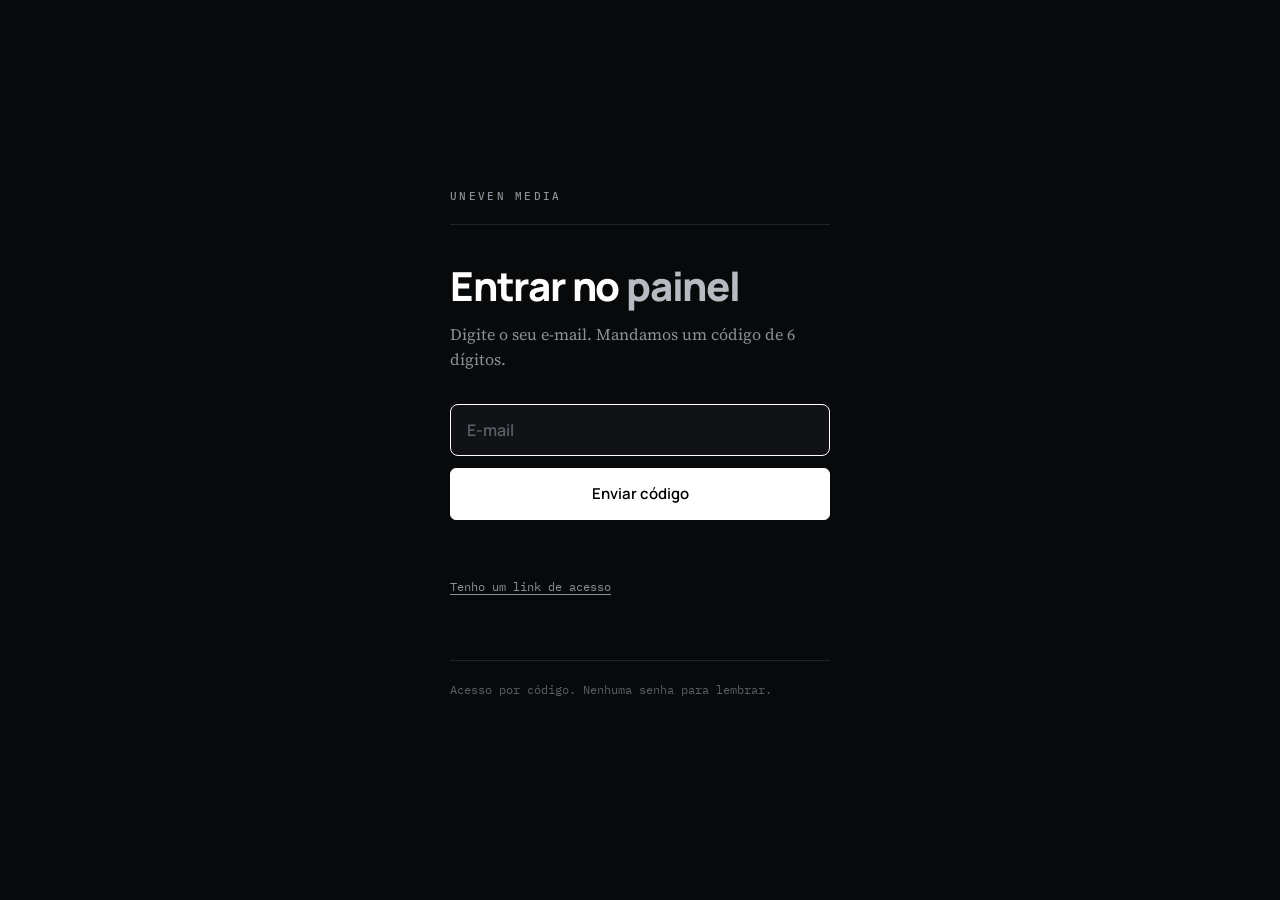
<file: index.html>
<!doctype html>
<html lang="pt">
<head>
<meta charset="utf-8">
<meta name="viewport" content="width=device-width,initial-scale=1,viewport-fit=cover">
<meta name="robots" content="noindex,nofollow">
<meta name="referrer" content="no-referrer">
<title>Painel — Uneven Media</title>
<link rel="preconnect" href="https://fonts.googleapis.com">
<link rel="preconnect" href="https://fonts.gstatic.com" crossorigin>
<link href="https://fonts.googleapis.com/css2?family=Manrope:wght@700;800&family=Source+Serif+4:opsz,wght@8..60,400;8..60,600&family=IBM+Plex+Mono:wght@400;500&display=swap" rel="stylesheet">
<!-- design system: no site (GitHub Pages) os dois CSS ficam na mesma pasta; no n8n estes <link> são substituídos pelo conteúdo (inline) -->
<link rel="stylesheet" href="tokens.css" data-ds="tokens">
<link rel="stylesheet" href="components.css" data-ds="components">
<link rel="manifest" href="manifest.webmanifest">
<link rel="icon" href="icon.svg" type="image/svg+xml">
<link rel="apple-touch-icon" href="icon-512.png">
<meta name="theme-color" content="#08090B">
<meta name="apple-mobile-web-app-capable" content="yes">
<meta name="apple-mobile-web-app-status-bar-style" content="black">
<meta name="apple-mobile-web-app-title" content="Painel">
<style>
  /* Específico do painel — só tokens, nada cru. */
  /* Porta de entrada: tela própria, não um formulário dentro do painel. */
  .p-deslogado .un-app, .p-deslogado .un-tabbar { display: none; }
  .p-porta { min-height: 100svh; display: grid; place-items: center; padding: var(--un-s10) var(--un-s5); }
  .p-porta__caixa { width: 100%; max-width: 380px; }
  .p-porta__marca { font: var(--un-label); letter-spacing: var(--un-track-wordmark); text-transform: uppercase; color: var(--un-muted); margin: 0; }
  .p-porta__regua { border: 0; border-top: 1px solid var(--un-hair-10); margin: var(--un-s5) 0 var(--un-s10); }
  .p-porta__titulo { font: var(--un-h1); letter-spacing: var(--un-track-tight); color: var(--un-txt); margin: 0 0 var(--un-s4); }
  .p-porta__titulo .un-dim { color: var(--un-txt-2); font-weight: inherit; }
  .p-porta__texto { font: var(--un-body-md); color: var(--un-muted); margin: 0 0 var(--un-s8); }
  .p-porta__texto strong { color: var(--un-body); font-weight: 400; }
  .p-campo { width: 100%; height: 52px; padding: 0 var(--un-s4); font: var(--un-ui-md); font-size: 16px;
             color: var(--un-txt); background: var(--un-panel); border: 1px solid var(--un-line);
             border-radius: var(--un-r-md); transition: border-color var(--un-fast) var(--un-ease); }
  .p-campo:focus { outline: none; border-color: var(--un-txt); }
  .p-campo::placeholder { color: var(--un-faint); }
  .p-porta__btn { width: 100%; height: 52px; margin-top: var(--un-s3); justify-content: center; font-size: 15px; }
  .p-otp { display: grid; grid-template-columns: repeat(6, 1fr); gap: var(--un-s2); }
  .p-otp input { width: 100%; height: 58px; text-align: center; font: var(--un-kpi); font-size: 24px;
                 color: var(--un-txt); background: var(--un-panel); border: 1px solid var(--un-line);
                 border-radius: var(--un-r-md); caret-color: var(--un-muted); padding: 0;
                 transition: border-color var(--un-fast) var(--un-ease); }
  .p-otp input:focus { outline: none; border-color: var(--un-txt); }
  .p-otp input[data-cheio="sim"] { border-color: var(--un-hair-16); }
  .p-porta__erro { font: var(--un-mono-sm); color: var(--un-bad); margin: var(--un-s4) 0 0; min-height: 18px; }
  .p-porta__acoes { display: flex; gap: var(--un-s5); flex-wrap: wrap; margin-top: var(--un-s6); }
  .p-porta__link { background: none; border: 0; padding: 0; font: var(--un-mono-sm); color: var(--un-muted);
                   cursor: pointer; text-decoration: underline; text-underline-offset: 3px; }
  .p-porta__link:hover { color: var(--un-body); }
  .p-porta__rodape { margin-top: var(--un-s16); padding-top: var(--un-s5); border-top: 1px solid var(--un-hair-10);
                     font: var(--un-mono-sm); color: var(--un-faint); }
  @media (max-width: 380px) { .p-otp { gap: 6px; } .p-otp input { height: 52px; font-size: 20px; } }
  .p-client { display: flex; flex-direction: column; gap: var(--un-s2); }
  .p-client .un-h3 { font-size: 17px; }
  .p-side-foot { margin-top: auto; display: flex; flex-direction: column; gap: var(--un-s3); }
  .p-status { display: flex; align-items: center; gap: 8px; font: var(--un-mono-sm); color: var(--un-muted); }
  .p-view-title { display: flex; align-items: baseline; gap: var(--un-s3); min-width: 0; }
  .p-view-title .un-label { display: none; }
  .p-count { font: var(--un-mono-sm); color: var(--un-faint); min-width: 60px; text-align: right; }
  .p-icon { width: 18px; height: 18px; flex: none; }
  .p-day { margin-bottom: var(--un-s5); }
  .p-day .un-label { margin-bottom: var(--un-s2); }
  .p-time { font: 700 15px/1 var(--un-font-ui); color: var(--un-txt); min-width: 64px; letter-spacing: var(--un-track-tight); }
  .p-kv { width: 100%; border-collapse: collapse; margin-top: var(--un-s3); }
  .p-kv td { padding: 5px 0; border-bottom: 1px solid var(--un-line-soft); vertical-align: top; font: var(--un-body-md); font-size: 14.5px; }
  .p-kv td:first-child { width: 40%; font: var(--un-label); letter-spacing: var(--un-track-label); text-transform: uppercase; color: var(--un-muted); padding-top: 8px; }
  .p-kv tr:last-child td { border-bottom: 0; }
  .p-card-head { display: flex; justify-content: space-between; gap: var(--un-s3); align-items: flex-start; flex-wrap: wrap; }
  .p-card-foot { display: flex; gap: var(--un-s2); margin-top: var(--un-s4); flex-wrap: wrap; }
  .p-hero { display: flex; align-items: center; gap: var(--un-s4); }
  .p-hero .un-dot { width: 10px; height: 10px; }
  .p-note { font: var(--un-mono-sm); color: var(--un-faint); margin-top: var(--un-s6); line-height: 1.7; }
  .p-topbar-actions { display: flex; align-items: center; gap: var(--un-s3); }
  .p-seg-short { display: none; }
  @media (max-width: 900px) {
    .p-topbar-actions .un-seg > button { padding: 7px 9px; }
    .p-seg-short { display: inline; }
    .p-view-title { flex-direction: column; gap: 2px; }
    .p-view-title .un-label { display: block; white-space: nowrap; overflow: hidden; text-overflow: ellipsis; max-width: 40vw; }
    .p-view-title .un-h3 { white-space: nowrap; }
    .p-hide-m { display: none !important; }
    .p-seg-long { display: none; }
  }
  .p-hide-d { display: none; }
  @media (max-width: 900px) { .p-hide-d { display: initial; } div.p-hide-d { display: block; } div.p-hide-d.un-item__text { display: -webkit-box; } }

  /* Bloco "Agora": o que pede ação. Some quando não há nada — vazio não é card vazio. */
  .p-agora { border: 1px solid var(--un-line); border-radius: var(--un-r-md); background: var(--un-panel);
             padding: var(--un-s4) var(--un-s5); margin-bottom: var(--un-s5); }
  .p-agora__tit { font: var(--un-label); letter-spacing: var(--un-track-label); text-transform: uppercase;
                  color: var(--un-muted); margin: 0 0 var(--un-s3); }
  .p-agora__lin { display: flex; align-items: center; gap: var(--un-s3); padding: 7px 0; flex-wrap: wrap;
                  border-top: 1px solid var(--un-line-soft); }
  .p-agora__lin:first-of-type { border-top: 0; }
  .p-agora__txt { font: var(--un-ui-md); color: var(--un-txt); flex: 1 1 auto; min-width: 0; }
  .p-agora__lin[data-urg="alta"] .p-agora__marca { background: var(--un-bad); }
  .p-agora__lin[data-urg="media"] .p-agora__marca { background: var(--un-warn); }
  .p-agora__marca { width: 6px; height: 6px; border-radius: 50%; background: var(--un-muted); flex: none; }

  /* Herói: um número responde "valeu a pena?". O resto é apoio. */
  .p-heroi { display: flex; align-items: baseline; gap: var(--un-s4); flex-wrap: wrap; margin-bottom: var(--un-s2); }
  .p-heroi__n { font: var(--un-kpi); font-size: clamp(44px, 9vw, 72px); line-height: 1; color: var(--un-txt);
                letter-spacing: var(--un-track-tight); }
  .p-heroi__rot { font: var(--un-body-md); color: var(--un-body); }
  .p-heroi__sub { font: var(--un-mono-sm); color: var(--un-muted); margin: 0 0 var(--un-s6); }

  /* Semana: grade de dias com os horários dentro. Não é calendário de verdade — é o que cabe no olho. */
  .p-semana { display: grid; grid-template-columns: repeat(8, minmax(0, 1fr)); gap: var(--un-s2); }
  .p-semana__dia { min-width: 0; }
  .p-semana__cab { font: var(--un-label); letter-spacing: 0; text-transform: none; color: var(--un-muted);
                   padding-bottom: 6px; border-bottom: 1px solid var(--un-line); margin-bottom: 6px; white-space: nowrap;
                   overflow: hidden; text-overflow: ellipsis; }
  .p-semana__dia[data-hoje] .p-semana__cab { color: var(--un-txt); border-bottom-color: var(--un-txt); }
  .p-ev { display: block; padding: 5px 6px; border-radius: var(--un-r-sm); margin-bottom: 4px;
          border: 1px solid var(--un-line); background: transparent; text-decoration: none; }
  .p-ev[data-bia] { border-color: var(--un-hair-16); background: var(--un-hair-06); }
  .p-ev__h { font: var(--un-mono-sm); color: var(--un-muted); display: block; }
  .p-ev__s { font: var(--un-ui-sm); font-size: 12.5px; color: var(--un-txt); display: block;
             overflow: hidden; text-overflow: ellipsis; white-space: nowrap; }
  .p-semana__vazio { font: var(--un-mono-sm); color: var(--un-faint); }
  .p-legenda { display: flex; gap: var(--un-s4); flex-wrap: wrap; margin-top: var(--un-s4); }
  .p-legenda span { font: var(--un-mono-sm); color: var(--un-muted); display: inline-flex; align-items: center; gap: 6px; }
  .p-legenda i { width: 12px; height: 12px; border-radius: 3px; border: 1px solid var(--un-line); display: inline-block; }
  .p-legenda i[data-bia] { border-color: var(--un-hair-16); background: var(--un-hair-06); }
  @media (max-width: 900px) { .p-semana { grid-template-columns: repeat(4, minmax(0, 1fr)); } }
  @media (max-width: 560px) { .p-semana { grid-template-columns: repeat(2, minmax(0, 1fr)); } }

  /* Ajustes */
  .p-form { display: flex; flex-direction: column; gap: var(--un-s4); max-width: 460px; }
  .p-form label { font: var(--un-label); letter-spacing: var(--un-track-label); text-transform: uppercase; color: var(--un-muted); display: block; margin-bottom: 6px; }
  .p-sel { height: 44px; padding: 0 var(--un-s3); font: var(--un-ui-md); font-size: 15px; color: var(--un-txt);
           background: var(--un-panel); border: 1px solid var(--un-line); border-radius: var(--un-r-md); width: 100%; }
  .p-linha2 { display: grid; grid-template-columns: 1fr 1fr; gap: var(--un-s3); }
</style>
</head>
<body class="un-root">

<div class="un-app" id="app">
  <aside class="un-side">
    <div class="p-client">
      <p class="un-label" id="s-persona">—</p>
      <h1 class="un-h3" id="s-nome"><span class="un-skel">Carregando o painel</span></h1>
      <p class="un-mono" id="s-sub"></p>
    </div>
    <nav class="un-nav" id="nav"></nav>
    <div class="p-side-foot">
      <p class="un-label" id="s-refresh-label">atualiza a cada</p>
      <div class="un-seg" id="seg-refresh" role="group"></div>
      <div class="p-status"><span class="un-dot" id="s-dot"></span><span id="s-status">—</span></div>
      <a class="un-wordmark" href="https://unevenmedia.com" target="_blank" rel="noopener">Uneven Media</a>
    </div>
  </aside>

  <main class="un-main">
    <header class="un-topbar">
      <div class="p-view-title">
        <p class="un-label" id="t-persona"></p>
        <h2 class="un-h3" id="t-title">—</h2>
      </div>
      <div class="un-topbar__grow"></div>
      <div class="p-topbar-actions">
        <div class="un-seg" id="seg-dias" role="group"></div>
        <button class="un-btn un-btn--ghost un-btn--sm" id="btn-refresh" type="button">
          <svg class="p-icon" viewBox="0 0 24 24" fill="none" stroke="currentColor" stroke-width="2" stroke-linecap="round" stroke-linejoin="round"><path d="M21 12a9 9 0 1 1-3-6.7"/><path d="M21 3v6h-6"/></svg>
          <span class="p-hide-m" id="btn-refresh-txt">atualizar</span>
        </button>
        <div class="un-seg" id="seg-cliente" role="group" hidden></div>
        <span class="p-count p-hide-m" id="t-countdown"></span>
      </div>
    </header>
    <div class="un-content" id="view"></div>
  </main>
</div>
<nav class="un-tabbar" id="tabbar"></nav>
<div class="p-porta" id="porta" hidden></div>

<script>
(function () {
  'use strict';

  /* ---------- config ---------- */
  const Q = new URLSearchParams(location.search);
  // Dentro do n8n (painel reserva) a API é a própria origem. Fora dele usamos
  // api.unevenmedia.com: mesmo domínio-raiz do painel, então a sessão vira um
  // cookie primeiro-parte que o Safari não apaga e que script nenhum lê.
  const API = (/hstgr\.cloud$/.test(location.hostname))
    ? '/webhook/painel-dados'
    : 'https://api.unevenmedia.com/webhook/painel-dados';
  const AUTH = API.replace('painel-dados', 'painel-acesso');
  // Acesso: vem na URL na primeira vez; fora do n8n (origem normal) fica guardado no aparelho,
  // para o app instalado abrir sem o link. ?sair=1 apaga. No n8n (origem opaca) o storage não existe — try/catch.
  // O acesso pode vir na query (?cliente=&token=) ou depois do # — o fragmento não vai
  // para o servidor nem para os logs. Guardar no aparelho é conveniência, nunca a única via:
  // no iPhone o Safari apaga o storage depois de ~7 dias sem visita, e o ícone da tela de
  // início abre com storage próprio. Por isso existe a tela de colar o link.
  const H = new URLSearchParams(String(location.hash || '').replace(/^#\/?/, ''));
  let CLIENTE = Q.get('cliente') || H.get('cliente') || '', TOKEN = Q.get('token') || H.get('token') || '';
  if (H.get('cliente') && H.get('token')) { try { history.replaceState(null, '', location.pathname + location.search + '#/visao'); } catch (e) {} }
  try {
    if (Q.get('sair')) { localStorage.removeItem('un-painel'); CLIENTE = ''; TOKEN = ''; }
    else if (CLIENTE && TOKEN) localStorage.setItem('un-painel', JSON.stringify({ cliente: CLIENTE, token: TOKEN }));
    else { const s = JSON.parse(localStorage.getItem('un-painel') || 'null'); if (s && s.cliente && s.token) { CLIENTE = s.cliente; TOKEN = s.token; } }
  } catch (e) {}
  // Sessão do login por código. É o caminho normal; o par cliente+token na URL
  // continua valendo durante a transição e sai de circulação depois.
  const CHAVE_SESSAO = 'un-painel-sessao';
  let SESSAO = null;
  const lerSessao = () => { try { return JSON.parse(localStorage.getItem(CHAVE_SESSAO) || 'null'); } catch (e) { return null; } };
  const gravarSessao = (s) => { try { s ? localStorage.setItem(CHAVE_SESSAO, JSON.stringify(s)) : localStorage.removeItem(CHAVE_SESSAO); } catch (e) {} };
  // Vale tanto a sessão com token guardado quanto a que só existe no cookie.
  const sessaoViva = (s) => !!(s && (s.token || s.viaCookie) && (!s.expira_em || new Date(s.expira_em).getTime() > Date.now()));
  SESSAO = lerSessao();
  if (SESSAO && !sessaoViva(SESSAO)) { SESSAO = null; gravarSessao(null); }
  if (Q.get('sair')) { SESSAO = null; gravarSessao(null); }
  if (SESSAO) {
    const lista = (SESSAO.clientes || []).map(c => c.cliente_id);
    if (!SESSAO.escolhido || !lista.includes(SESSAO.escolhido)) SESSAO.escolhido = lista[0] || '';
    CLIENTE = SESSAO.escolhido; TOKEN = '';
  }
  const STANDALONE = (window.matchMedia && window.matchMedia('(display-mode: standalone)').matches) || window.navigator.standalone === true;
  const state = {
    dias: [7, 14, 30].includes(Number(Q.get('dias'))) ? Number(Q.get('dias')) : 7,
    refreshMin: [2, 5, 15].includes(Number(Q.get('refresh'))) ? Number(Q.get('refresh')) : 5,
    lang: ['pt', 'en', 'es'].includes(Q.get('lang')) ? Q.get('lang') : 'pt',
    data: null, loading: false, erro: null, atualizadoEm: null, proxima: null, timer: null, tick: null, latencia: null
  };

  /* ---------- i18n ---------- */
  const T = {
    pt: {
      visao: 'Visão geral', conversas: 'Conversas', agenda: 'Agenda', cotacoes: 'Cotações', saude: 'Sistema',
      atualiza: 'atualiza a cada', min: 'min', atualizar: 'atualizar', atualizado: 'atualizado às', em: 'em', agora: 'agora',
      dias: (n) => n + ' dias', conversasPeriodo: 'conversas no período', respondidas: 'mensagens enviadas', recebidas: 'mensagens recebidas',
      agendamentos: 'atendimentos realizados', prox7: 'próximos 7 dias', transbordos: 'passaram para você', primeira: 'tempo de resposta',
      fonteFalhou: 'Uma das fontes não respondeu nesta atualização. Onde está "sem dados", o número não foi lido — não é zero.', sistemaSemDados: 'Sem leitura das automações nesta atualização.',
      nadaConversas: 'Nenhuma conversa ainda.', maisRecentes: (n) => 'as ' + n + ' conversas mais recentes',
      instalar: 'no celular', instalarTxt: 'Abra este link no celular e use "Adicionar à tela inicial" no menu do navegador. O painel vira um ícone e abre sem precisar do link.',
      resolvidas: 'conversas encerradas', prontas: 'cotações prontas', prontaUma: 'pronta para cotar', emColeta: 'em coleta', comCorretor: 'com o corretor',
      vsAnterior: 'vs. período anterior', semBase: 'sem base anterior', porDia: 'Conversas por dia', proxHorarios: 'Próximos horários',
      prontasCotar: 'Prontas para cotar', esperando: 'Esperando você', esperandoN: (n) => n === 1 ? '1 conversa esperando a sua resposta.' : n + ' conversas esperando a sua resposta.',
      nada: 'Nada por aqui neste período.', nadaProx: 'Nenhum horário marcado para os próximos 7 dias.', nadaProntas: 'Nenhuma cotação pronta agora.',
      abrir: 'Abrir', abrirConversa: 'Abrir conversa', copiar: 'Copiar ficha', copiado: 'Copiado', cliente: 'Cliente', status: 'Status', ultima: 'Última mensagem', quando: 'Quando',
      stComBia: (p) => 'com ' + p, stComVoce: 'com você', stEncerrada: 'encerrada', stSnoozed: 'adiada', notaInterna: 'nota interna',
      porServico: 'Por serviço', avaliacoes: 'pedidos de avaliação enviados', porRamo: 'Por ramo', faltando: 'Faltando', cutucada: 'lembrete enviado',
      sistemaOk: 'Nenhuma falha registrada nas automações nas últimas 24 horas.', sistemaFalhas: (n) => n === 1 ? '1 falha registrada nas automações nas últimas 24 horas.' : n + ' falhas registradas nas automações nas últimas 24 horas.',
      ultimaFalha: 'última falha', fonte: 'fonte dos dados', fonteTxt: 'caixa de entrada, agenda e automações — lidos ao vivo a cada atualização',
      erroCarregar: 'Não consegui atualizar agora. Mostrando os últimos dados.', erroAuth: 'Este link não é válido. Peça um novo para a Uneven.', carregando: 'Carregando',
      semLink: 'O seu acesso fica no fim do link que a Uneven enviou. Cole o link aqui embaixo e pronto — depois disso este aparelho lembra.', semLinkCurto: 'falta o link de acesso',
      colarPh: 'cole aqui o link que a Uneven enviou', colarTit: 'Acesso', entrar: 'Entrar', colarErro: 'Esse endereço não traz o acesso. Copie de novo, inteiro, da mensagem da Uneven.',
      entrarTit: 'Entrar no painel', entrarTxt: 'Digite o seu e-mail. Mandamos um código de 6 dígitos.',
      campoEmail: 'E-mail', enviarCodigo: 'Enviar código', enviando: 'Enviando…',
      codigoTit: 'Código enviado', codigoTxt1: 'Enviamos um código de 6 dígitos para', codigoTxt2: 'Se esse endereço tiver acesso, o código chega em instantes e vale 10 minutos.',
      rodapePorta: 'Acesso por código. Nenhuma senha para lembrar.',
      campoCodigo: 'Código', conferindo: 'Conferindo…', reenviar: 'Enviar outro código', trocarEmail: 'Usar outro e-mail',
      temLink: 'Tenho um link de acesso', conta: 'Conta', sair: 'Sair', qualPainel: 'Qual painel',
      eEmailInvalido: 'Esse e-mail não parece certo.', eCodigoInvalido: 'Código errado.', eRestam: (n) => ' Restam ' + n + '.',
      eCodigoExpirado: 'Esse código venceu. Peça outro.', eTentativas: 'Tentativas demais. Peça um código novo.',
      eSemAcesso: 'Este e-mail não tem painel liberado.', eRede: 'Não consegui falar com o servidor. Tente de novo.',
      dicaIcone: 'Para deixar o ícone no celular: abra o link completo primeiro e só então use "Adicionar à tela de início".',
      hoje: 'hoje', amanha: 'amanhã', semDados: 'sem dados', nota: 'Números lidos direto do sistema. O que não foi medido não aparece.',
      seg: 's', naoLidas: (n) => n + ' não lida' + (n === 1 ? '' : 's'), de: { cliente: 'cliente', nos: '' }
    },
    en: {
      visao: 'Overview', conversas: 'Conversations', agenda: 'Schedule', cotacoes: 'Quotes', saude: 'System',
      atualiza: 'refreshes every', min: 'min', atualizar: 'refresh', atualizado: 'updated at', em: 'in', agora: 'now',
      dias: (n) => n + ' days', conversasPeriodo: 'conversations in period', respondidas: 'messages sent', recebidas: 'messages received',
      agendamentos: 'appointments completed', prox7: 'next 7 days', transbordos: 'handed to you', primeira: 'response time',
      fonteFalhou: 'One data source did not respond on this refresh. Where it says "no data", the number was not read — it is not zero.', sistemaSemDados: 'No reading from the automations on this refresh.',
      nadaConversas: 'No conversations yet.', maisRecentes: (n) => 'the ' + n + ' most recent conversations',
      instalar: 'on your phone', instalarTxt: 'Open this link on your phone and use "Add to Home Screen" in the browser menu. The dashboard becomes an icon and opens without the link.',
      resolvidas: 'conversations closed', prontas: 'quotes ready', prontaUma: 'ready to quote', emColeta: 'collecting', comCorretor: 'with the broker',
      vsAnterior: 'vs. previous period', semBase: 'no previous period', porDia: 'Conversations per day', proxHorarios: 'Upcoming appointments',
      prontasCotar: 'Ready to quote', esperando: 'Waiting for you', esperandoN: (n) => n === 1 ? '1 conversation is waiting for your reply.' : n + ' conversations are waiting for your reply.',
      nada: 'Nothing here for this period.', nadaProx: 'No appointments in the next 7 days.', nadaProntas: 'No quotes ready right now.',
      abrir: 'Open', abrirConversa: 'Open conversation', copiar: 'Copy details', copiado: 'Copied', cliente: 'Customer', status: 'Status', ultima: 'Last message', quando: 'When',
      stComBia: (p) => 'with ' + p, stComVoce: 'with you', stEncerrada: 'closed', stSnoozed: 'snoozed', notaInterna: 'internal note',
      porServico: 'By service', avaliacoes: 'review requests sent', porRamo: 'By line', faltando: 'Missing', cutucada: 'reminder sent',
      sistemaOk: 'No failures recorded in the automations in the last 24 hours.', sistemaFalhas: (n) => n === 1 ? '1 failure recorded in the automations in the last 24 hours.' : n + ' failures recorded in the automations in the last 24 hours.',
      ultimaFalha: 'last failure', fonte: 'data source', fonteTxt: 'inbox, calendar and automations — read live on every refresh',
      erroCarregar: "Couldn't refresh right now. Showing the latest data.", erroAuth: 'This link is not valid. Ask Uneven for a new one.', carregando: 'Loading',
      semLink: 'Your access is at the end of the link Uneven sent you. Paste that link below — after that, this device remembers it.', semLinkCurto: 'access link missing',
      colarPh: 'paste the link Uneven sent you', colarTit: 'Access', entrar: 'Enter', colarErro: 'That address has no access in it. Copy the whole link again from the Uneven message.',
      entrarTit: 'Sign in to the dashboard', entrarTxt: 'Enter your email. We send a 6-digit code.',
      campoEmail: 'Email', enviarCodigo: 'Send code', enviando: 'Sending…',
      codigoTit: 'Code sent', codigoTxt1: 'We sent a 6-digit code to', codigoTxt2: 'If that address has access, the code arrives in a moment and is good for 10 minutes.',
      rodapePorta: 'Code-based access. No password to remember.',
      campoCodigo: 'Code', conferindo: 'Checking…', reenviar: 'Send another code', trocarEmail: 'Use another email',
      temLink: 'I have an access link', conta: 'Account', sair: 'Sign out', qualPainel: 'Which dashboard',
      eEmailInvalido: 'That email does not look right.', eCodigoInvalido: 'Wrong code.', eRestam: (n) => ' ' + n + ' left.',
      eCodigoExpirado: 'That code expired. Ask for another.', eTentativas: 'Too many tries. Ask for a new code.',
      eSemAcesso: 'This email has no dashboard yet.', eRede: 'Could not reach the server. Try again.',
      dicaIcone: 'To keep the icon on your phone: open the full link first, then use "Add to Home Screen".',
      hoje: 'today', amanha: 'tomorrow', semDados: 'no data', nota: 'Numbers are read straight from the system. What was not measured is not shown.',
      seg: 's', naoLidas: (n) => n + ' unread', de: { cliente: 'customer', nos: '' }
    },
    es: {
      visao: 'Resumen', conversas: 'Conversaciones', agenda: 'Agenda', cotacoes: 'Cotizaciones', saude: 'Sistema',
      atualiza: 'se actualiza cada', min: 'min', atualizar: 'actualizar', atualizado: 'actualizado a las', em: 'en', agora: 'ahora',
      dias: (n) => n + ' días', conversasPeriodo: 'conversaciones en el período', respondidas: 'mensajes enviados', recebidas: 'mensajes recibidos',
      agendamentos: 'citas realizadas', prox7: 'próximos 7 días', transbordos: 'pasaron a ti', primeira: 'tiempo de respuesta',
      fonteFalhou: 'Una de las fuentes no respondió en esta actualización. Donde dice "sin datos", el número no se leyó — no es cero.', sistemaSemDados: 'Sin lectura de las automatizaciones en esta actualización.',
      nadaConversas: 'Todavía no hay conversaciones.', maisRecentes: (n) => 'las ' + n + ' conversaciones más recientes',
      instalar: 'en el celular', instalarTxt: 'Abre este enlace en el celular y usa "Agregar a la pantalla de inicio" en el menú del navegador. El panel se vuelve un ícono y abre sin el enlace.',
      resolvidas: 'conversaciones cerradas', prontas: 'cotizaciones listas', prontaUma: 'lista para cotizar', emColeta: 'en recolección', comCorretor: 'con el corredor',
      vsAnterior: 'vs. período anterior', semBase: 'sin período anterior', porDia: 'Conversaciones por día', proxHorarios: 'Próximas citas',
      prontasCotar: 'Listas para cotizar', esperando: 'Esperándote', esperandoN: (n) => n === 1 ? '1 conversación espera tu respuesta.' : n + ' conversaciones esperan tu respuesta.',
      nada: 'Nada por aquí en este período.', nadaProx: 'Sin citas en los próximos 7 días.', nadaProntas: 'Ninguna cotización lista ahora.',
      abrir: 'Abrir', abrirConversa: 'Abrir conversación', copiar: 'Copiar ficha', copiado: 'Copiado', cliente: 'Cliente', status: 'Estado', ultima: 'Último mensaje', quando: 'Cuándo',
      stComBia: (p) => 'con ' + p, stComVoce: 'contigo', stEncerrada: 'cerrada', stSnoozed: 'pospuesta', notaInterna: 'nota interna',
      porServico: 'Por servicio', avaliacoes: 'solicitudes de reseña enviadas', porRamo: 'Por ramo', faltando: 'Falta', cutucada: 'recordatorio enviado',
      sistemaOk: 'Ningún fallo registrado en las automatizaciones en las últimas 24 horas.', sistemaFalhas: (n) => n === 1 ? '1 fallo registrado en las automatizaciones en las últimas 24 horas.' : n + ' fallos registrados en las automatizaciones en las últimas 24 horas.',
      ultimaFalha: 'último fallo', fonte: 'fuente de los datos', fonteTxt: 'bandeja de entrada, agenda y automatizaciones — leídos en vivo en cada actualización',
      erroCarregar: 'No pude actualizar ahora. Mostrando los últimos datos.', erroAuth: 'Este enlace no es válido. Pide uno nuevo a Uneven.', carregando: 'Cargando',
      semLink: 'Tu acceso está al final del enlace que Uneven te envió. Pegá el enlace acá abajo — después de eso este dispositivo lo recuerda.', semLinkCurto: 'falta el enlace de acceso',
      colarPh: 'pegá acá el enlace que Uneven te envió', colarTit: 'Acceso', entrar: 'Entrar', colarErro: 'Esa dirección no trae el acceso. Copiá de nuevo el enlace entero del mensaje de Uneven.',
      entrarTit: 'Entrar al panel', entrarTxt: 'Poné tu e-mail. Te mandamos un código de 6 dígitos.',
      campoEmail: 'E-mail', enviarCodigo: 'Enviar código', enviando: 'Enviando…',
      codigoTit: 'Código enviado', codigoTxt1: 'Mandamos un código de 6 dígitos a', codigoTxt2: 'Si esa dirección tiene acceso, el código llega en un momento y vale 10 minutos.',
      rodapePorta: 'Acceso por código. Ninguna contraseña que recordar.',
      campoCodigo: 'Código', conferindo: 'Verificando…', reenviar: 'Enviar otro código', trocarEmail: 'Usar otro e-mail',
      temLink: 'Tengo un enlace de acceso', conta: 'Cuenta', sair: 'Salir', qualPainel: 'Qué panel',
      eEmailInvalido: 'Ese e-mail no parece correcto.', eCodigoInvalido: 'Código incorrecto.', eRestam: (n) => ' Quedan ' + n + '.',
      eCodigoExpirado: 'Ese código venció. Pedí otro.', eTentativas: 'Demasiados intentos. Pedí un código nuevo.',
      eSemAcesso: 'Este e-mail todavía no tiene panel.', eRede: 'No pude hablar con el servidor. Probá de nuevo.',
      dicaIcone: 'Para dejar el ícono en el celular: abrí primero el enlace completo y recién ahí usá "Agregar a inicio".',
      hoje: 'hoy', amanha: 'mañana', semDados: 'sin datos', nota: 'Números leídos directamente del sistema. Lo que no se midió no se muestra.',
      seg: 's', naoLidas: (n) => n + ' sin leer', de: { cliente: 'cliente', nos: '' }
    }
  };
  // Textos novos (20/set). Ficam fora dos blocos acima de propósito: assim dá para revisar
  // o que entrou sem reler três traduções inteiras.
  const T2 = {
    pt: {
      agoraTit: 'Agora', esperandoHa: (n, m) => n + ' está esperando você há ' + m,
      minutos: (m) => m + ' min', horas: (h) => h + ' h', menosDeUmMin: 'menos de 1 min',
      proximoHoje: 'Próximo hoje', cancelouHoje: (n) => n === 1 ? '1 horário cancelado' : n + ' horários cancelados',
      cotacaoParada: (n) => n === 1 ? '1 cotação pronta parada há mais de 3 dias' : n + ' cotações prontas paradas há mais de 3 dias',
      verAgenda: 'Ver agenda', verCotacoes: 'Ver cotações',
      heroiMarcados: 'horários marcados pela Bia', heroiMarcadosP: (p) => 'horários marcados pela ' + p,
      heroiCotacoes: 'cotações prontas para o corretor',
      foraExpediente: (n) => n === 1 ? '1 deles fora do seu expediente' : n + ' deles fora do seu expediente',
      foraExpedienteConv: 'conversas fora do expediente', noPeriodoLabel: 'atendidos no período',
      precisaramDeVoce: 'precisaram de você', ocupacao: 'agenda cheia', ocupacaoSub: (o, a) => o + ' h de ' + a + ' h abertas',
      desfecho: 'No que deu cada conversa', dMarcou: 'marcou horário', dPrecisou: 'precisou de você', dResolvida: 'só tirou dúvida', dAberto: 'ainda em aberto',
      // O sistema só conhece quem falou com a recepção. Chamar de "cliente novo" afirmaria
      // que a pessoa nunca pisou no salão — isso ninguém mediu.
      novosLabel: 'falaram pela 1ª vez', recorrentesLabel: 'já tinham falado', porCanal: 'Por canal',
      semana: 'A sua semana', semanaSub: 'o que a Bia encheu aparece marcado', semanaSubP: (p) => 'o que a ' + p + ' encheu aparece marcado',
      peloBot: (p) => 'pela ' + p, porVoce: 'por você', nadaSemana: 'Nenhum horário nos próximos 7 dias.',
      agendaLivre: 'Agenda livre pelos próximos 7 dias.',
      canal: 'Canal', cancelados: 'cancelados', lembretes: 'lembretes enviados',
      avaliacoesTit: 'Avaliações no Google', notaGoogle: 'nota no Google', semPerfil: 'Perfil do Google ainda não conectado. Quando conectar, a nota e as avaliações novas aparecem aqui.',
      agendaIndisponivel: (m) => 'Agenda indisponível: ' + m + '.',
      avaliacoesParcial: 'O Google devolve só as 5 mais recentes por aqui.',
      medianaFrase: (t, n) => 'metade das respostas saiu em menos de ' + t + ', contando da mensagem do cliente (' + n + (n === 1 ? ' resposta medida' : ' respostas medidas') + ')',
      mediaTb: (t) => 'média: ' + t,
      respostaN: (n) => 'mediana de ' + n + (n === 1 ? ' resposta' : ' respostas'),
      semMediana: 'ainda sem conversa respondida no período',
      vsDatas: (de, ate) => 'vs. ' + de + ' a ' + ate,
      lembreteSemResposta: (n) => n === 1 ? '1 lembrete de amanhã ainda sem resposta' : n + ' lembretes de amanhã ainda sem resposta',
      confirmados: 'confirmaram a véspera', lembretesTit: 'Confirmação da véspera',
      tempoCorretor: 'o corretor leva', tempoCorretorSub: (n) => 'mediana de ' + n + (n === 1 ? ' cotação marcada' : ' cotações marcadas'),
      mvFonteNaoRespondeu: 'A fonte não respondeu agora. Tente daqui a pouco.',
      mvSemPlaceId: 'Perfil do Google ainda não conectado. Quando conectar, a nota e as avaliações aparecem aqui.',
      mvAindaNaoLido: 'Perfil conectado. A primeira leitura sai na próxima madrugada.',
      lidoEm: (q) => 'lido ' + q,
      tudoCerto: 'Está tudo funcionando.', tudoCertoSub: 'Nenhuma falha nas automações nas últimas 24 horas.',
      houveFalha: (n) => n === 1 ? 'Houve 1 problema nas últimas 24 horas.' : 'Houve ' + n + ' problemas nas últimas 24 horas.',
      houveFalhaSub: 'A Uneven é avisada automaticamente quando isso acontece.',
      ajustes: 'Ajustes', emailSemanal: 'Resumo semanal por e-mail',
      emailSemanalTxt: 'Toda semana, um resumo do que a recepção fez: horários marcados, quem precisou de você e o que vem pela frente.',
      receber: 'Quero receber', naoReceber: 'Não quero', paraQuem: 'Enviar para', diaSemana: 'Dia', hora: 'Hora',
      salvar: 'Salvar', salvo: 'Salvo', salvando: 'Salvando…', erroSalvar: 'Não consegui salvar. Tente de novo.',
      dias7: ['domingo', 'segunda', 'terça', 'quarta', 'quinta', 'sexta', 'sábado'],
      emailPh: 'e-mail de quem recebe', idadeCotacao: 'Há quanto tempo estão paradas',
      ate24h: 'até 24 h', de1a3d: '1 a 3 dias', mais3d: 'mais de 3 dias',
      fechou: 'Fechou', perdi: 'Perdi', resultadoTit: 'Resultado', conversao: 'fecharam',
      motivoPerda: 'Por que não fechou?', mPreco: 'preço', mDemorou: 'demorei a responder', mOutro: 'foi com outro', mDesistiu: 'desistiu',
      camposFaltam: 'O que mais falta nas cotações', jaRespondido: 'registrado',
    },
    en: {
      agoraTit: 'Now', esperandoHa: (n, m) => n + ' has been waiting for you for ' + m,
      minutos: (m) => m + ' min', horas: (h) => h + ' h', menosDeUmMin: 'less than 1 min',
      proximoHoje: 'Next today', cancelouHoje: (n) => n === 1 ? '1 appointment cancelled' : n + ' appointments cancelled',
      cotacaoParada: (n) => n === 1 ? '1 quote ready and idle for over 3 days' : n + ' quotes ready and idle for over 3 days',
      verAgenda: 'See schedule', verCotacoes: 'See quotes',
      heroiMarcados: 'appointments booked by Bia', heroiMarcadosP: (p) => 'appointments booked by ' + p,
      heroiCotacoes: 'quotes ready for the broker',
      foraExpediente: (n) => n === 1 ? '1 of them outside your hours' : n + ' of them outside your hours',
      foraExpedienteConv: 'conversations outside hours', noPeriodoLabel: 'served in period',
      precisaramDeVoce: 'needed you', ocupacao: 'schedule filled', ocupacaoSub: (o, a) => o + ' h of ' + a + ' h open',
      desfecho: 'What each conversation led to', dMarcou: 'booked', dPrecisou: 'needed you', dResolvida: 'just a question', dAberto: 'still open',
      novosLabel: 'first time talking', recorrentesLabel: 'had talked before', porCanal: 'By channel',
      semana: 'Your week', semanaSub: 'what Bia filled is marked', semanaSubP: (p) => 'what ' + p + ' filled is marked',
      peloBot: (p) => 'by ' + p, porVoce: 'by you', nadaSemana: 'No appointments in the next 7 days.',
      agendaLivre: 'Schedule is open for the next 7 days.',
      canal: 'Channel', cancelados: 'cancelled', lembretes: 'reminders sent',
      avaliacoesTit: 'Google reviews', notaGoogle: 'Google rating', semPerfil: 'Google profile not connected yet. Once connected, your rating and new reviews show here.',
      agendaIndisponivel: (m) => 'Schedule unavailable: ' + m + '.',
      avaliacoesParcial: 'Google only returns the 5 most recent here.',
      medianaFrase: (t, n) => 'half of the replies went out in under ' + t + ', counted from the customer\'s message (' + n + (n === 1 ? ' reply measured' : ' replies measured') + ')',
      mediaTb: (t) => 'average: ' + t,
      respostaN: (n) => 'median of ' + n + (n === 1 ? ' reply' : ' replies'),
      semMediana: 'no answered conversation in this period yet',
      vsDatas: (de, ate) => 'vs. ' + de + ' to ' + ate,
      lembreteSemResposta: (n) => n === 1 ? "1 reminder for tomorrow still unanswered" : n + ' reminders for tomorrow still unanswered',
      confirmados: 'confirmed the reminder', lembretesTit: 'Next-day confirmation',
      tempoCorretor: 'the broker takes', tempoCorretorSub: (n) => 'median of ' + n + (n === 1 ? ' marked quote' : ' marked quotes'),
      mvFonteNaoRespondeu: 'The source did not answer just now. Try again shortly.',
      mvSemPlaceId: 'Google profile not connected yet. Once it is, the rating and reviews show up here.',
      mvAindaNaoLido: 'Profile connected. First reading comes overnight.',
      lidoEm: (q) => 'read ' + q,
      tudoCerto: 'Everything is working.', tudoCertoSub: 'No failures in the automations in the last 24 hours.',
      houveFalha: (n) => n === 1 ? 'There was 1 problem in the last 24 hours.' : 'There were ' + n + ' problems in the last 24 hours.',
      houveFalhaSub: 'Uneven is notified automatically when this happens.',
      ajustes: 'Settings', emailSemanal: 'Weekly email summary',
      emailSemanalTxt: 'Every week, a summary of what the front desk did: appointments booked, who needed you, and what is coming up.',
      receber: 'Send it to me', naoReceber: 'No thanks', paraQuem: 'Send to', diaSemana: 'Day', hora: 'Time',
      salvar: 'Save', salvo: 'Saved', salvando: 'Saving…', erroSalvar: "Couldn't save. Try again.",
      dias7: ['Sunday', 'Monday', 'Tuesday', 'Wednesday', 'Thursday', 'Friday', 'Saturday'],
      emailPh: 'email of who receives it', idadeCotacao: 'How long they have been idle',
      ate24h: 'under 24 h', de1a3d: '1 to 3 days', mais3d: 'over 3 days',
      fechou: 'Won', perdi: 'Lost', resultadoTit: 'Outcome', conversao: 'closed',
      motivoPerda: 'Why not?', mPreco: 'price', mDemorou: 'I was slow', mOutro: 'went elsewhere', mDesistiu: 'gave up',
      camposFaltam: 'What is missing most in quotes', jaRespondido: 'recorded',
    },
    es: {
      agoraTit: 'Ahora', esperandoHa: (n, m) => n + ' te está esperando hace ' + m,
      minutos: (m) => m + ' min', horas: (h) => h + ' h', menosDeUmMin: 'menos de 1 min',
      proximoHoje: 'Próxima hoy', cancelouHoje: (n) => n === 1 ? '1 cita cancelada' : n + ' citas canceladas',
      cotacaoParada: (n) => n === 1 ? '1 cotización lista parada hace más de 3 días' : n + ' cotizaciones listas paradas hace más de 3 días',
      verAgenda: 'Ver agenda', verCotacoes: 'Ver cotizaciones',
      heroiMarcados: 'citas agendadas por Bia', heroiMarcadosP: (p) => 'citas agendadas por ' + p,
      heroiCotacoes: 'cotizaciones listas para el corredor',
      foraExpediente: (n) => n === 1 ? '1 de ellas fuera de tu horario' : n + ' de ellas fuera de tu horario',
      foraExpedienteConv: 'conversaciones fuera del horario', noPeriodoLabel: 'atendidos en el período',
      precisaramDeVoce: 'te necesitaron', ocupacao: 'agenda llena', ocupacaoSub: (o, a) => o + ' h de ' + a + ' h abiertas',
      desfecho: 'En qué terminó cada conversación', dMarcou: 'agendó', dPrecisou: 'te necesitó', dResolvida: 'solo una duda', dAberto: 'todavía abierta',
      novosLabel: 'hablaron por 1ª vez', recorrentesLabel: 'ya habían hablado', porCanal: 'Por canal',
      semana: 'Tu semana', semanaSub: 'lo que llenó Bia aparece marcado', semanaSubP: (p) => 'lo que llenó ' + p + ' aparece marcado',
      peloBot: (p) => 'por ' + p, porVoce: 'por vos', nadaSemana: 'Sin citas en los próximos 7 días.',
      agendaLivre: 'Agenda libre por los próximos 7 días.',
      canal: 'Canal', cancelados: 'canceladas', lembretes: 'recordatorios enviados',
      avaliacoesTit: 'Reseñas en Google', notaGoogle: 'nota en Google', semPerfil: 'Perfil de Google aún no conectado. Cuando lo conectes, la nota y las reseñas nuevas aparecen acá.',
      agendaIndisponivel: (m) => 'Agenda no disponible: ' + m + '.',
      avaliacoesParcial: 'Google solo devuelve las 5 más recientes por aquí.',
      medianaFrase: (t, n) => 'la mitad de las respuestas salió en menos de ' + t + ', desde el mensaje del cliente (' + n + (n === 1 ? ' respuesta medida' : ' respuestas medidas') + ')',
      mediaTb: (t) => 'promedio: ' + t,
      respostaN: (n) => 'mediana de ' + n + (n === 1 ? ' respuesta' : ' respuestas'),
      semMediana: 'aún sin conversación respondida en el período',
      vsDatas: (de, ate) => 'vs. ' + de + ' a ' + ate,
      lembreteSemResposta: (n) => n === 1 ? '1 recordatorio de mañana aún sin respuesta' : n + ' recordatorios de mañana aún sin respuesta',
      confirmados: 'confirmaron la víspera', lembretesTit: 'Confirmación de la víspera',
      tempoCorretor: 'el corredor tarda', tempoCorretorSub: (n) => 'mediana de ' + n + (n === 1 ? ' cotización marcada' : ' cotizaciones marcadas'),
      mvFonteNaoRespondeu: 'La fuente no respondió ahora. Inténtalo en un rato.',
      mvSemPlaceId: 'Perfil de Google aún no conectado. Cuando se conecte, la nota y las reseñas aparecen aquí.',
      mvAindaNaoLido: 'Perfil conectado. La primera lectura sale de madrugada.',
      lidoEm: (q) => 'leído ' + q,
      tudoCerto: 'Todo está funcionando.', tudoCertoSub: 'Ningún fallo en las automatizaciones en las últimas 24 horas.',
      houveFalha: (n) => n === 1 ? 'Hubo 1 problema en las últimas 24 horas.' : 'Hubo ' + n + ' problemas en las últimas 24 horas.',
      houveFalhaSub: 'Uneven es avisada automáticamente cuando esto pasa.',
      ajustes: 'Ajustes', emailSemanal: 'Resumen semanal por e-mail',
      emailSemanalTxt: 'Cada semana, un resumen de lo que hizo la recepción: citas agendadas, quién te necesitó y lo que viene.',
      receber: 'Quiero recibirlo', naoReceber: 'No quiero', paraQuem: 'Enviar a', diaSemana: 'Día', hora: 'Hora',
      salvar: 'Guardar', salvo: 'Guardado', salvando: 'Guardando…', erroSalvar: 'No pude guardar. Probá de nuevo.',
      dias7: ['domingo', 'lunes', 'martes', 'miércoles', 'jueves', 'viernes', 'sábado'],
      emailPh: 'e-mail de quien lo recibe', idadeCotacao: 'Hace cuánto están paradas',
      ate24h: 'hasta 24 h', de1a3d: '1 a 3 días', mais3d: 'más de 3 días',
      fechou: 'Cerró', perdi: 'Perdí', resultadoTit: 'Resultado', conversao: 'cerraron',
      motivoPerda: '¿Por qué no cerró?', mPreco: 'precio', mDemorou: 'tardé en responder', mOutro: 'fue con otro', mDesistiu: 'desistió',
      camposFaltam: 'Lo que más falta en las cotizaciones', jaRespondido: 'registrado',
    }
  };
  for (const idioma of Object.keys(T2)) Object.assign(T[idioma], T2[idioma]);

  const t = (k, ...a) => { const v = (T[state.lang] || T.pt)[k]; return typeof v === 'function' ? v(...a) : (v == null ? k : v); };

  // O backend manda código ('sem_place_id'), não frase. Assim a mesma causa aparece nos três
  // idiomas sem o n8n saber português — e um código novo não vira texto cru na tela do cliente.
  const MOTIVOS = { sem_place_id: 'mvSemPlaceId', fonte_nao_respondeu: 'mvFonteNaoRespondeu', ainda_nao_lido: 'mvAindaNaoLido' };
  const motivoTexto = (cod) => {
    if (!cod) return t('semDados');
    const chave = MOTIVOS[String(cod)];
    return chave ? t(chave) : t('semDados');
  };

  // Por que a cotação não fechou. Lista fechada: montar a chave por concatenação
  // ('m' + código) põe o código cru na tela assim que alguém gravar um motivo novo.
  const MOTIVOS_PERDA = ['preco', 'demorou', 'outro', 'desistiu'];
  const ROTULO_PERDA = { preco: 'mPreco', demorou: 'mDemorou', outro: 'mOutro', desistiu: 'mDesistiu' };
  const motivoPerdaTexto = (cod) => {
    const chave = ROTULO_PERDA[String(cod || '').toLowerCase()];
    return chave ? t(chave) : '';
  };
  const LOCALE = { pt: 'pt-BR', en: 'en-US', es: 'es-US' };

  /* ---------- util ---------- */
  const $ = (s, r) => (r || document).querySelector(s);
  const esc = (s) => String(s == null ? '' : s).replace(/[&<>"']/g, c => ({ '&': '&amp;', '<': '&lt;', '>': '&gt;', '"': '&quot;', "'": '&#39;' }[c]));
  const fmtN = (n) => n == null ? '—' : new Intl.NumberFormat(LOCALE[state.lang] || 'pt-BR').format(n);
  const tz = () => (state.data && state.data.fuso) || 'America/New_York';
  const toDate = (iso) => { if (!iso) return null; const d = new Date(iso); return isNaN(d.getTime()) ? null : d; };
  const fmt = (iso, opts) => { const d = toDate(iso); if (!d) return ''; try { return new Intl.DateTimeFormat(LOCALE[state.lang], Object.assign({ timeZone: tz() }, opts)).format(d); } catch (e) { return ''; } };
  const fmtTime = (iso) => fmt(iso, { hour: '2-digit', minute: '2-digit' });
  const fmtDay = (iso) => fmt(iso, { weekday: 'long', day: 'numeric', month: 'long' });
  const fmtShort = (iso) => fmt(iso, { day: '2-digit', month: '2-digit', hour: '2-digit', minute: '2-digit' });
  const dayKey = (iso) => { const d = toDate(iso); if (!d) return ''; try { return new Intl.DateTimeFormat('en-CA', { year: 'numeric', month: '2-digit', day: '2-digit', timeZone: tz() }).format(d); } catch (e) { return ''; } };
  const relDay = (iso) => { const k = dayKey(iso), today = dayKey(new Date().toISOString()); const tom = dayKey(new Date(Date.now() + 864e5).toISOString()); return k && k === today ? t('hoje') : (k && k === tom ? t('amanha') : ''); };
  const fmtClock = (d) => { try { return new Intl.DateTimeFormat(LOCALE[state.lang], { hour: '2-digit', minute: '2-digit' }).format(d); } catch (e) { return ''; } };
  // Telefone mascarado no painel (LGPD: o dono abre a conversa no Chatwoot se precisar do numero inteiro).
  const fmtTel = (t) => { const d = String(t || '').replace(/\D/g, ''); if (d.length < 8) return String(t || ''); return '+' + d.slice(0, d.length - 8) + ' \u2022\u2022\u2022\u2022 ' + d.slice(-4); };
  const fmtSeg = (s) => s == null ? '—' : (s < 60 ? Math.round(s * 10) / 10 + ' ' + t('seg') : (s < 3600 ? Math.round(s / 60) + ' min' : Math.round(s / 360) / 10 + ' h'));
  const initials = (n) => String(n || '').trim().split(/\s+/).slice(0, 2).map(w => w[0] || '').join('').toUpperCase() || '#';
  const fmtDia = (iso) => fmt(iso, { day: '2-digit', month: 'short' });
  // "vs. 7 a 13 de set" diz mais que "vs. período anterior" — e deixa o número conferível.
  const rotuloAnterior = () => {
    const p = state.data && state.data.periodo;
    if (!p || !p.prev_ini || !p.prev_fim) return t('vsAnterior');
    return t('vsDatas', fmtDia(p.prev_ini), fmtDia(p.prev_fim));
  };

  const delta = (cur, prev, goodUp) => {
    if (cur == null) return '<span class="un-kpi__delta">' + esc(t('semDados')) + '</span>';
    if (prev == null || prev === 0) return '<span class="un-kpi__delta">' + esc(t('semBase')) + '</span>';
    const p = Math.round(((cur - prev) / prev) * 100);
    const dir = goodUp == null ? '' : (p > 0 ? 'up' : (p < 0 ? 'down' : ''));
    return '<span class="un-kpi__delta" data-dir="' + dir + '" data-good="' + (goodUp === false ? 'false' : 'true') + '">' + (p > 0 ? '+' : '') + p + '% · ' + esc(rotuloAnterior()) + '</span>';
  };
  const kpi = (label, value, sub, foot) => '<div class="un-card un-kpi"><p class="un-label">' + esc(label) + '</p><div class="un-kpi__value">' + value + '</div>' + (sub || '') + (foot ? '<p class="un-kpi__foot">' + foot + '</p>' : '') + '</div>';
  const statusPill = (c) => {
    const p = (state.data && state.data.cliente.persona) || 'Bia';
    if (c.status === 'resolved') return '<span class="un-pill">' + esc(t('stEncerrada')) + '</span>';
    if (c.status === 'snoozed') return '<span class="un-pill">' + esc(t('stSnoozed')) + '</span>';
    if (c.status === 'open' && c.humano) return '<span class="un-pill ' + (c.aguardando ? 'un-pill--warn' : 'un-pill--solid') + '">' + esc(t('stComVoce')) + '</span>';
    return '<span class="un-pill un-pill--ok"><span class="un-dot un-dot--ok"></span>' + esc(t('stComBia', p)) + '</span>';
  };

  /* ---------- navegação ---------- */
  const ICONS = {
    visao: '<svg class="p-icon" viewBox="0 0 24 24" fill="none" stroke="currentColor" stroke-width="2" stroke-linecap="round"><rect x="3" y="3" width="7" height="9" rx="1"/><rect x="14" y="3" width="7" height="5" rx="1"/><rect x="14" y="12" width="7" height="9" rx="1"/><rect x="3" y="16" width="7" height="5" rx="1"/></svg>',
    conversas: '<svg class="p-icon" viewBox="0 0 24 24" fill="none" stroke="currentColor" stroke-width="2" stroke-linecap="round" stroke-linejoin="round"><path d="M21 12a8 8 0 0 1-11.6 7.1L4 21l1.9-5.4A8 8 0 1 1 21 12z"/></svg>',
    agenda: '<svg class="p-icon" viewBox="0 0 24 24" fill="none" stroke="currentColor" stroke-width="2" stroke-linecap="round"><rect x="3" y="5" width="18" height="16" rx="2"/><path d="M3 10h18M8 3v4M16 3v4"/></svg>',
    cotacoes: '<svg class="p-icon" viewBox="0 0 24 24" fill="none" stroke="currentColor" stroke-width="2" stroke-linecap="round" stroke-linejoin="round"><path d="M14 3H6a2 2 0 0 0-2 2v14a2 2 0 0 0 2 2h12a2 2 0 0 0 2-2V9z"/><path d="M14 3v6h6M8 13h8M8 17h5"/></svg>',
    saude: '<svg class="p-icon" viewBox="0 0 24 24" fill="none" stroke="currentColor" stroke-width="2" stroke-linecap="round" stroke-linejoin="round"><path d="M3 12h4l3-8 4 16 3-8h4"/></svg>',
    ajustes: '<svg class="p-icon" viewBox="0 0 24 24" fill="none" stroke="currentColor" stroke-width="2" stroke-linecap="round" stroke-linejoin="round"><circle cx="12" cy="12" r="3"/><path d="M19.4 15a1.7 1.7 0 0 0 .3 1.9l.1.1a2 2 0 1 1-2.8 2.8l-.1-.1a1.7 1.7 0 0 0-1.9-.3 1.7 1.7 0 0 0-1 1.5V21a2 2 0 1 1-4 0v-.1A1.7 1.7 0 0 0 9 19.4a1.7 1.7 0 0 0-1.9.3l-.1.1a2 2 0 1 1-2.8-2.8l.1-.1a1.7 1.7 0 0 0 .3-1.9 1.7 1.7 0 0 0-1.5-1H3a2 2 0 1 1 0-4h.1A1.7 1.7 0 0 0 4.6 9a1.7 1.7 0 0 0-.3-1.9l-.1-.1a2 2 0 1 1 2.8-2.8l.1.1a1.7 1.7 0 0 0 1.9.3H9a1.7 1.7 0 0 0 1-1.5V3a2 2 0 1 1 4 0v.1a1.7 1.7 0 0 0 1 1.5 1.7 1.7 0 0 0 1.9-.3l.1-.1a2 2 0 1 1 2.8 2.8l-.1.1a1.7 1.7 0 0 0-.3 1.9V9a1.7 1.7 0 0 0 1.5 1H21a2 2 0 1 1 0 4h-.1a1.7 1.7 0 0 0-1.5 1z"/></svg>'
  };
  function views() {
    const tipo = state.data ? state.data.cliente.tipo : 'agenda';
    return [
      { id: 'visao', num: '01' },
      { id: 'conversas', num: '02' },
      tipo === 'seguros' ? { id: 'cotacoes', num: '03' } : { id: 'agenda', num: '03' },
      { id: 'saude', num: '04' },
      { id: 'ajustes', num: '05' }
    ];
  }
  function currentView() { const h = (location.hash || '#/visao').replace('#/', ''); const ok = views().map(v => v.id); return ok.includes(h) ? h : 'visao'; }
  function renderNav() {
    const cur = currentView();
    $('#nav').innerHTML = views().map(v => '<a href="#/' + v.id + '"' + (v.id === cur ? ' aria-current="page"' : '') + '><span class="un-label">' + v.num + '</span>' + ICONS[v.id] + esc(t(v.id)) + '</a>').join('');
    $('#tabbar').innerHTML = views().map(v => '<a href="#/' + v.id + '"' + (v.id === cur ? ' aria-current="page"' : '') + '>' + ICONS[v.id] + esc(t(v.id)) + '</a>').join('');
    $('#t-title').textContent = t(cur);
  }

  /* ---------- controles ---------- */
  const segRefresh = () => [2, 5, 15].map(m => '<button type="button" data-ref="' + m + '" aria-pressed="' + (state.refreshMin === m) + '">' + m + ' ' + esc(t('min')) + '</button>').join('');
  const stripMd = (s) => String(s || '').replace(/\*\*|__|`/g, '').replace(/\s+/g, ' ').trim();
  function renderSegs() {
    $('#seg-dias').innerHTML = [7, 14, 30].map(d => '<button type="button" data-dias="' + d + '" aria-pressed="' + (state.dias === d) + '"><span class="p-seg-long">' + esc(t('dias', d)) + '</span><span class="p-seg-short">' + d + 'd</span></button>').join('');
    $('#seg-refresh').innerHTML = segRefresh();
    const sc = $('#seg-cliente');
    const lista = (SESSAO && SESSAO.clientes) || [];
    if (sc) {
      sc.hidden = lista.length < 2;
      sc.innerHTML = lista.length < 2 ? '' : lista.map(c => {
        const nome = (state.data && state.data.cliente && state.data.cliente.id === c.cliente_id && state.data.cliente.nome) || c.nome || c.cliente_id;
        return '<button type="button" data-cliente="' + esc(c.cliente_id) + '" aria-pressed="' + (CLIENTE === c.cliente_id) + '">' + esc(nome) + '</button>';
      }).join('');
    }
    $('#s-refresh-label').textContent = t('atualiza');
    $('#btn-refresh-txt').textContent = t('atualizar');
  }
  document.addEventListener('click', (e) => {
    const b = e.target.closest('button[data-dias]'); if (b) { state.dias = Number(b.dataset.dias); renderSegs(); load(); return; }
    const r = e.target.closest('button[data-ref]'); if (r) { state.refreshMin = Number(r.dataset.ref); renderSegs(); schedule(); renderView(); return; }
    if (e.target.closest('#btn-refresh')) { load(); return; }
    const tc = e.target.closest('button[data-cliente]'); if (tc) { trocarCliente(tc.dataset.cliente); return; }
    if (e.target.closest('#btn-sair')) { sair(); return; }
    const cp = e.target.closest('[data-copy]'); if (cp) { if (!navigator.clipboard) return; navigator.clipboard.writeText(cp.getAttribute('data-copy')).then(() => { const o = cp.textContent; cp.textContent = t('copiado'); setTimeout(() => cp.textContent = o, 1500); }).catch(() => {}); return; }
    const ea = e.target.closest('button[data-es-ativo]');
    if (ea) {
      const cfg = (state.data && state.data.cliente && state.data.cliente.email_semanal) || {};
      const novo = { ativo: ea.dataset.esAtivo === '1', dia: Number(cfg.dia != null ? cfg.dia : 1), hora: Number(cfg.hora != null ? cfg.hora : 8), para: Array.isArray(cfg.para) ? cfg.para : [] };
      if (state.data && state.data.cliente) state.data.cliente.email_semanal = novo;
      renderView();
      if (!novo.ativo) salvarAjustes(novo);
      return;
    }
    if (e.target.closest('#es-salvar')) {
      const para = String((($('#es-para') || {}).value) || '').split(/[,;\s]+/).map(s => s.trim()).filter(s => /@/.test(s));
      salvarAjustes({ ativo: true, dia: Number(($('#es-dia') || {}).value || 1), hora: Number(($('#es-hora') || {}).value || 8), para });
      return;
    }
    const rq = e.target.closest('button[data-resultado]');
    if (rq) { marcarResultado(rq.dataset.id, rq.dataset.resultado, rq.dataset.motivo || ''); return; }
    const row = e.target.closest('tr[data-href]'); if (row && !e.target.closest('a')) { window.open(row.dataset.href, '_blank', 'noopener'); }
  });
  document.addEventListener('change', (e) => {
    const sp = e.target.closest('select[data-perdi]');
    if (sp && sp.value) { marcarResultado(sp.dataset.perdi, 'perdi', sp.value); }
  });
  window.addEventListener('hashchange', () => { renderNav(); renderView(); });
  document.addEventListener('visibilitychange', () => { if (!document.hidden && state.proxima && Date.now() >= state.proxima) load(); });

  /* ---------- dados ---------- */
  async function load() {
    if (state.loading) return; state.loading = true; setStatus();
    const t0 = Date.now();
    try {
      const url = API + '?cliente=' + encodeURIComponent(CLIENTE) + '&token=' + encodeURIComponent(TOKEN) + '&dias=' + state.dias + '&_=' + t0;
      // A sessão vai no cabeçalho, não na URL: não entra em log de servidor nem em histórico.
      const cab = (SESSAO && SESSAO.token) ? { 'x-painel-sessao': SESSAO.token } : {};
      const r = await fetch(url, { cache: 'no-store', credentials: 'include', headers: cab });
      if (r.status === 401) {
        state.loading = false; clearTimeout(state.timer); clearInterval(state.tick); state.proxima = null;
        if (SESSAO) { SESSAO = null; gravarSessao(null); CLIENTE = ''; state.data = null; state.erro = 'semLink'; }
        else state.erro = 'auth';
        renderAll();
        if (state.erro === 'semLink') tentarCookie();
        return;
      }
      const j = await r.json();
      if (!j || !j.ok) throw new Error('resposta inválida');
      state.data = j; state.erro = null; state.atualizadoEm = new Date(); state.latencia = Date.now() - t0;
      // guarda o nome bonito de cada painel para o seletor não mostrar o id cru
      if (SESSAO && j.cliente && j.cliente.id) {
        const alvo = (SESSAO.clientes || []).find(c => c.cliente_id === j.cliente.id);
        if (alvo && alvo.nome !== j.cliente.nome) { alvo.nome = j.cliente.nome; gravarSessao(SESSAO); }
      }
      if (!Q.get('lang') && j.cliente && j.cliente.idioma && T[j.cliente.idioma]) { state.lang = j.cliente.idioma; document.documentElement.lang = state.lang; }
    } catch (e) { state.erro = state.data ? 'refresh' : 'load'; }
    state.loading = false;
    try { renderAll(); } catch (e) { console.error(e); } finally { schedule(); }
    // o período mudou enquanto carregava? busca de novo
    if (state.data && state.data.periodo && state.data.periodo.dias !== state.dias) load();
  }
  function schedule() {
    clearTimeout(state.timer); clearInterval(state.tick);
    state.proxima = Date.now() + state.refreshMin * 60000;
    state.timer = setTimeout(load, state.refreshMin * 60000);
    state.tick = setInterval(setStatus, 1000); setStatus();
  }
  function setStatus() {
    const dot = $('#s-dot'), st = $('#s-status'), cd = $('#t-countdown');
    if (state.loading) { dot.className = 'un-dot'; st.textContent = t('carregando') + '…'; }
    else if (state.erro === 'semLink') { dot.className = 'un-dot'; st.textContent = t('semLinkCurto'); }
    else if (state.erro === 'auth') { dot.className = 'un-dot un-dot--bad'; st.textContent = t('erroAuth'); }
    else if (state.erro) { dot.className = 'un-dot un-dot--warn'; st.textContent = t('erroCarregar'); }
    else if (state.atualizadoEm) { dot.className = 'un-dot un-dot--ok un-dot--live'; st.textContent = t('atualizado') + ' ' + fmtClock(state.atualizadoEm); }
    if (state.proxima && !state.loading) { const s = Math.max(0, Math.round((state.proxima - Date.now()) / 1000)); cd.textContent = t('em') + ' ' + Math.floor(s / 60) + ':' + String(s % 60).padStart(2, '0'); } else cd.textContent = '';
  }

  /* ---------- entrar ---------- */
  // Login por código de 6 dígitos no e-mail. Sem senha: nada para guardar,
  // nada para esquecer, nada de "esqueci minha senha".
  const login = { etapa: 'email', email: '', erro: '', ocupado: false, mostrarLink: false };

  async function chamarAuth(corpo) {
    const r = await fetch(AUTH, {
      method: 'POST', cache: 'no-store', credentials: 'include',
      headers: { 'Content-Type': 'application/json' },
      body: JSON.stringify(corpo)
    });
    return r.json();
  }
  function textoErro(j) {
    const m = {
      email_invalido: t('eEmailInvalido'), codigo_expirado: t('eCodigoExpirado'),
      tentativas_demais: t('eTentativas'), sem_acesso: t('eSemAcesso')
    };
    if (j && j.erro === 'codigo_invalido') {
      return t('eCodigoInvalido') + (typeof j.restam === 'number' && j.restam > 0 ? t('eRestam', j.restam) : '');
    }
    return (j && m[j.erro]) || t('eRede');
  }

  function telaLogin() {
    const naEtapaEmail = login.etapa === 'email';
    const t1 = naEtapaEmail ? t('entrarTit') : t('codigoTit');
    const palavras = t1.split(' ');
    const ultima = palavras.length > 1 ? palavras.pop() : '';
    const titulo = esc(palavras.join(' ')) + (ultima ? ' <span class="un-dim">' + esc(ultima) + '</span>' : '');

    let h = '<div class="p-porta__caixa">';
    h += '<p class="p-porta__marca">Uneven Media</p><hr class="p-porta__regua">';
    h += '<h1 class="p-porta__titulo">' + titulo + '</h1>';
    h += '<p class="p-porta__texto">' + (naEtapaEmail ? esc(t('entrarTxt'))
      : esc(t('codigoTxt1')) + ' <strong>' + esc(login.email) + '</strong>. ' + esc(t('codigoTxt2'))) + '</p>';

    if (naEtapaEmail) {
      h += '<input id="lg-email" class="p-campo" type="email" inputmode="email" autocomplete="email"'
        + ' autocapitalize="off" spellcheck="false" placeholder="' + esc(t('campoEmail')) + '" value="' + esc(login.email) + '">';
      h += '<button id="lg-ok" class="un-btn p-porta__btn" type="button"' + (login.ocupado ? ' disabled' : '') + '>'
        + esc(login.ocupado ? t('enviando') : t('enviarCodigo')) + '</button>';
    } else {
      h += '<div class="p-otp" id="lg-otp">';
      for (let k = 0; k < 6; k++) {
        h += '<input type="text" inputmode="numeric" maxlength="1" data-i="' + k + '"'
          + (k === 0 ? ' autocomplete="one-time-code"' : '') + ' aria-label="' + esc(t('campoCodigo')) + ' ' + (k + 1) + '">';
      }
      h += '</div>';
      h += '<button id="lg-ok" class="un-btn p-porta__btn" type="button"' + (login.ocupado ? ' disabled' : '') + '>'
        + esc(login.ocupado ? t('conferindo') : t('entrar')) + '</button>';
    }

    h += '<p class="p-porta__erro">' + esc(login.erro || '') + '</p>';

    h += '<div class="p-porta__acoes">';
    if (!naEtapaEmail) {
      h += '<button id="lg-reenviar" class="p-porta__link" type="button">' + esc(t('reenviar')) + '</button>'
        + '<button id="lg-voltar" class="p-porta__link" type="button">' + esc(t('trocarEmail')) + '</button>';
    } else if (!login.mostrarLink) {
      h += '<button id="lg-tem-link" class="p-porta__link" type="button">' + esc(t('temLink')) + '</button>';
    }
    h += '</div>';

    if (login.mostrarLink && naEtapaEmail) {
      h += '<div style="margin-top:var(--un-s5)">'
        + '<input id="lk" class="p-campo" type="url" inputmode="url" autocomplete="off" autocapitalize="off" spellcheck="false" placeholder="' + esc(t('colarPh')) + '">'
        + '<button id="lk-ok" class="un-btn un-btn--ghost p-porta__btn" type="button">' + esc(t('entrar')) + '</button>'
        + '<p id="lk-erro" class="p-porta__erro"></p></div>';
    }

    h += '<p class="p-porta__rodape">' + esc(t('rodapePorta')) + '</p>';
    h += '</div>';
    return h;
  }

  function ligarLogin() {
    const redesenhar = (foco) => { $('#porta').innerHTML = telaLogin(); ligarLogin(); if (foco) { const el = $(foco); if (el) el.focus(); } };

    const pedir = async (email) => {
      login.email = String(email || '').trim().toLowerCase();
      login.erro = ''; login.ocupado = true; redesenhar();
      try {
        const j = await chamarAuth({ acao: 'pedir-codigo', email: login.email });
        login.ocupado = false;
        if (j && j.ok) { login.etapa = 'codigo'; login.erro = ''; } else login.erro = textoErro(j);
      } catch (e) { login.ocupado = false; login.erro = t('eRede'); }
      redesenhar(login.etapa === 'codigo' ? '#lg-otp input[data-i="0"]' : '#lg-email');
    };

    const entrar = async (codigo) => {
      login.erro = ''; login.ocupado = true; redesenhar();
      let j = null;
      try { j = await chamarAuth({ acao: 'entrar', email: login.email, codigo: codigo, aparelho: navigator.userAgent.slice(0, 110) }); }
      catch (e) { j = null; }
      login.ocupado = false;
      if (j && j.ok && j.sessao) { aplicarSessao(j); return; }
      login.erro = textoErro(j);
      if (j && (j.erro === 'codigo_expirado' || j.erro === 'tentativas_demais')) login.etapa = 'email';
      redesenhar(login.etapa === 'codigo' ? '#lg-otp input[data-i="0"]' : '#lg-email');
    };

    const caixas = () => [...document.querySelectorAll('#lg-otp input')];
    const juntar = () => caixas().map(c => c.value).join('');

    const be = $('#lg-ok');
    if (be) be.addEventListener('click', () => {
      if (login.etapa === 'email') pedir(($('#lg-email') || {}).value);
      else entrar(juntar().replace(/\D/g, ''));
    });

    const em = $('#lg-email');
    if (em) em.addEventListener('keydown', (ev) => { if (ev.key === 'Enter') be && be.click(); });

    // Seis caixas: digitou anda sozinho, apagou volta, colar preenche tudo,
    // e no sexto dígito já tenta entrar — ninguém precisa procurar o botão.
    caixas().forEach((c, i, todas) => {
      c.addEventListener('input', () => {
        c.value = (c.value || '').replace(/\D/g, '').slice(-1);
        c.dataset.cheio = c.value ? 'sim' : 'nao';
        if (c.value && i < todas.length - 1) todas[i + 1].focus();
        const tudo = juntar();
        if (tudo.length === 6 && !login.ocupado) entrar(tudo);
      });
      c.addEventListener('keydown', (ev) => {
        if (ev.key === 'Backspace' && !c.value && i > 0) { todas[i - 1].focus(); todas[i - 1].value = ''; todas[i - 1].dataset.cheio = 'nao'; ev.preventDefault(); }
        if (ev.key === 'ArrowLeft' && i > 0) todas[i - 1].focus();
        if (ev.key === 'ArrowRight' && i < todas.length - 1) todas[i + 1].focus();
        if (ev.key === 'Enter') be && be.click();
      });
      c.addEventListener('paste', (ev) => {
        const texto = ((ev.clipboardData || window.clipboardData).getData('text') || '').replace(/\D/g, '').slice(0, 6);
        if (!texto) return;
        ev.preventDefault();
        todas.forEach((x, k) => { x.value = texto[k] || ''; x.dataset.cheio = x.value ? 'sim' : 'nao'; });
        todas[Math.min(texto.length, 5)].focus();
        if (texto.length === 6 && !login.ocupado) entrar(texto);
      });
    });

    const br = $('#lg-reenviar'); if (br) br.addEventListener('click', () => pedir(login.email));
    const bv = $('#lg-voltar'); if (bv) bv.addEventListener('click', () => { login.etapa = 'email'; login.erro = ''; redesenhar('#lg-email'); });
    const bl = $('#lg-tem-link'); if (bl) bl.addEventListener('click', () => { login.mostrarLink = true; redesenhar('#lk'); });

    const inp = $('#lk'), ok = $('#lk-ok'), err = $('#lk-erro');
    if (inp && ok) {
      const tentar = () => { if (!entrarComLink(inp.value)) { err.textContent = t('colarErro'); inp.focus(); } };
      ok.addEventListener('click', tentar);
      inp.addEventListener('keydown', (ev) => { if (ev.key === 'Enter') tentar(); });
    }
  }

  function aplicarSessao(j) {
    const lista = (j.clientes || []).map(c => (typeof c === 'string' ? { cliente_id: c, papel: 'dono' } : c));
    const token = j.sessao || (SESSAO && SESSAO.token) || '';
    SESSAO = { token: token, viaCookie: !token, expira_em: j.expira_em, email: j.email, nome: j.nome, clientes: lista, escolhido: (lista[0] || {}).cliente_id || '' };
    gravarSessao(SESSAO);
    CLIENTE = SESSAO.escolhido; TOKEN = '';
    login.etapa = 'email'; login.erro = ''; login.ocupado = false; login.mostrarLink = false;
    state.erro = null; renderAll(); load();
  }

  function entrarComLink(txt) {
    const raw = String(txt || '').trim();
    const mc = raw.match(/[?#&]cliente=([^&\s#]+)/i), mt = raw.match(/[?#&]token=([^&\s#]+)/i);
    if (!mc || !mt) return false;
    let c, k;
    try { c = decodeURIComponent(mc[1]); k = decodeURIComponent(mt[1]); } catch (e) { c = mc[1]; k = mt[1]; }
    if (!c || !k) return false;
    CLIENTE = c; TOKEN = k;
    try { localStorage.setItem('un-painel', JSON.stringify({ cliente: c, token: k })); } catch (e) {}
    try { history.replaceState(null, '', location.pathname + '?cliente=' + encodeURIComponent(c) + '&token=' + encodeURIComponent(k) + '#/visao'); } catch (e) {}
    state.erro = null; renderAll(); load(); return true;
  }

  function sair() {
    const token = (SESSAO && SESSAO.token) || '';
    SESSAO = null; gravarSessao(null);
    try { localStorage.removeItem('un-painel'); } catch (e) {}
    CLIENTE = ''; TOKEN = '';
    state.data = null; state.erro = 'semLink';
    clearTimeout(state.timer); clearInterval(state.tick); state.proxima = null;
    login.etapa = 'email'; login.erro = ''; login.ocupado = false; login.mostrarLink = false;
    try { history.replaceState(null, '', location.pathname + '#/visao'); } catch (e) {}
    renderAll();
    // Sempre avisa o servidor: apaga a linha da sessão e limpa o cookie.
    chamarAuth({ acao: 'sair', sessao: token }).catch(() => {});
  }

  // Pergunta ao servidor se o cookie ainda vale. Uma vez por carregamento.
  let cookieTestado = false;
  function tentarCookie() {
    if (cookieTestado) return;
    cookieTestado = true;
    chamarAuth({ acao: 'verificar' }).then((j) => {
      if (j && j.ok && (j.clientes || []).length && state.erro === 'semLink') aplicarSessao(j);
    }).catch(() => {});
  }

  function trocarCliente(id) {
    if (!SESSAO || CLIENTE === id) return;
    SESSAO.escolhido = id; gravarSessao(SESSAO);
    CLIENTE = id; state.data = null; state.erro = null;
    renderAll(); load();
  }

  /* ---------- render ---------- */
  function renderAll() {
    const fora = state.erro === 'semLink';
    document.body.classList.toggle('p-deslogado', fora);
    const porta = $('#porta');
    porta.hidden = !fora;
    if (fora) {
      document.title = t('entrarTit') + ' — Uneven Media';
      porta.innerHTML = telaLogin();
      ligarLogin();
      const primeiro = $('#lg-otp input[data-i="0"]') || $('#lg-email');
      if (primeiro && !login.ocupado) primeiro.focus();
      return;
    }
    renderSegs(); renderNav();
    const d = state.data;
    if (d) {
      $('#s-persona').textContent = d.cliente.persona + ' · ' + (d.cliente.tipo === 'seguros' ? t('cotacoes') : t('agenda'));
      $('#s-nome').textContent = d.cliente.nome;
      $('#s-sub').textContent = [d.cliente.cidade, d.cliente.tipo_negocio].filter(Boolean).join(' · ');
      $('#t-persona').textContent = d.cliente.nome;
    }
    renderView(); setStatus();
  }
  function renderView() {
    const v = $('#view'), d = state.data;
    if (state.erro === 'auth') { v.innerHTML = '<div class="un-banner un-banner--bad">' + esc(t('erroAuth')) + '</div>'; return; }
    if (!d) { v.innerHTML = (state.erro ? '<div class="un-section"><div class="un-banner un-banner--bad">' + esc(t('erroCarregar')) + '</div></div>' : '') + skeleton(); return; }
    const cur = currentView();
    const F = d.fontes || {};
    const fontesFalhas = Object.keys(F).filter(k => F[k] === false);
    let html = state.erro ? '<div class="un-section"><div class="un-banner">' + esc(t('erroCarregar')) + '</div></div>' : '';
    if (fontesFalhas.length) html += '<div class="un-section"><div class="un-banner">' + esc(t('fonteFalhou')) + '</div></div>';
    // Regra de honestidade (UNEVEN-CONTEXTO §5): cliente de demonstração aparece rotulado
    if (/-demo$/.test(d.cliente.id) || d.cliente.id === 'bella-miami' || /\(demo\)/i.test(d.cliente.nome)) html += '<p class="un-label" style="margin-bottom:var(--un-s4)">EXAMPLE · FICTIONAL BUSINESS AND NAMES · REAL LAYOUT</p>';
    html += ({ visao: viewVisao, conversas: viewConversas, agenda: viewAgenda, cotacoes: viewCotacoes, saude: viewSaude, ajustes: viewAjustes })[cur](d);
    html += '<p class="p-note">' + esc(t('nota')) + '</p>';
    v.innerHTML = html;
  }
  function skeleton() {
    return '<div class="un-section un-grid un-grid--4">' + [1, 2, 3, 4].map(() => '<div class="un-card un-kpi"><p class="un-label un-skel">xxxxxxxx</p><div class="un-kpi__value un-skel">000</div></div>').join('') + '</div><div class="un-card" style="height:220px"></div>';
  }

  // O bloco "Agora" só existe quando há o que fazer. Vazio não vira card vazio.
  function blocoAgora(d) {
    const itens = d.agora || [];
    if (!itens.length) return '';
    const dur = (m) => m == null ? '' : (m < 1 ? t('menosDeUmMin') : (m < 60 ? t('minutos', m) : t('horas', Math.floor(m / 60))));
    const linha = (urg, txt, botao) => '<div class="p-agora__lin" data-urg="' + urg + '"><span class="p-agora__marca"></span>'
      + '<span class="p-agora__txt">' + txt + '</span>' + (botao || '') + '</div>';
    const btn = (href, rot) => '<a class="un-btn un-btn--sm" href="' + esc(href) + '" target="_blank" rel="noopener">' + esc(rot) + '</a>';
    const btnHash = (hash, rot) => '<a class="un-btn un-btn--ghost un-btn--sm" href="' + hash + '">' + esc(rot) + '</a>';
    let h = '<div class="p-agora"><p class="p-agora__tit">' + esc(t('agoraTit')) + '</p>';
    for (const i of itens) {
      if (i.tipo === 'esperando') {
        const urg = i.minutos == null ? 'baixa' : (i.minutos >= 60 ? 'alta' : (i.minutos >= 15 ? 'media' : 'baixa'));
        h += linha(urg, esc(t('esperandoHa', i.nome, dur(i.minutos))), btn(i.link, t('abrirConversa')));
      } else if (i.tipo === 'proximo') {
        h += linha('baixa', '<strong>' + esc(fmtTime(i.quando)) + '</strong> — ' + esc(i.servico || '') + (i.nome ? ' · ' + esc(i.nome) : ''), btnHash('#/agenda', t('verAgenda')));
      } else if (i.tipo === 'cancelamento') {
        h += linha('media', esc(t('cancelouHoje', i.n)), btnHash('#/agenda', t('verAgenda')));
      } else if (i.tipo === 'lembrete') {
        h += linha('media', esc(t('lembreteSemResposta', i.n)), btnHash('#/agenda', t('verAgenda')));
      } else if (i.tipo === 'cotacao_parada') {
        h += linha('alta', esc(t('cotacaoParada', i.n)), btnHash('#/cotacoes', t('verCotacoes')));
      }
    }
    return h + '</div>';
  }

  function viewVisao(d) {
    const k = d.kpis, seg = d.cliente.tipo === 'seguros', p = d.cliente.persona || 'Bia';
    const a = d.agenda || {};
    let h = blocoAgora(d);

    // HERÓI: um número responde "valeu a pena?". O resto é apoio.
    if (seg) {
      const pr = (d.cotacoes && d.cotacoes.prontas.length) || 0;
      h += '<div class="p-heroi"><span class="p-heroi__n">' + fmtN(pr) + '</span><span class="p-heroi__rot">' + esc(t('heroiCotacoes')) + '</span></div>';
      const emC = (d.cotacoes && d.cotacoes.em_coleta.length) || 0;
      h += '<p class="p-heroi__sub">' + fmtN(emC) + ' ' + esc(t('emColeta')) + '</p>';
    } else if (a.disponivel) {
      h += '<div class="p-heroi"><span class="p-heroi__n">' + fmtN(a.marcados_pela_bia) + '</span><span class="p-heroi__rot">' + esc(t('heroiMarcadosP', p)) + '</span></div>';
      h += '<p class="p-heroi__sub">' + (a.marcados_fora_expediente ? esc(t('foraExpediente', a.marcados_fora_expediente)) : '&nbsp;') + '</p>';
    } else {
      h += '<div class="p-heroi"><span class="p-heroi__n">' + esc(t('semDados')) + '</span></div>';
      h += '<p class="p-heroi__sub">' + esc(a.motivo ? motivoTexto(a.motivo) : t('semDados')) + '</p>';
    }

    // Apoio. Volume de mensagens não é bom nem ruim: delta neutro (null).
    h += '<div class="un-section un-grid un-grid--4">';
    h += kpi(t('conversasPeriodo'), fmtN(k.conversas), delta(k.conversas, k.conversas_prev, true));
    h += kpi(t('transbordos'), fmtN(k.transbordos), delta(k.transbordos, k.transbordos_prev, false));
    // 28/set: tempo de resposta REAL, medido por execucao (mensagem do cliente -> resposta enviada, bot incluido).
    // O avg_first_response_time/first_reply do Chatwoot so contam resposta HUMANA (davam 19-25 h com a Bia respondendo em ~8 s).
    h += kpi(t('primeira'), fmtSeg(k.resposta_mediana_seg), k.resposta_n ? '<span class="un-kpi__delta">' + esc(t('respostaN', k.resposta_n)) + '</span>' : '');
    if (seg) h += kpi(t('comCorretor'), fmtN(d.cotacoes ? d.cotacoes.com_corretor : null), '');
    else h += kpi(t('noPeriodoLabel'), fmtN(a.disponivel ? a.no_periodo : null), '<span class="un-kpi__delta">' + fmtN(a.disponivel ? a.proximos_7d : null) + ' · ' + esc(t('prox7')) + '</span>');
    h += '</div>';

    h += '<div class="un-section un-grid un-grid--4">';
    if (k.fora_expediente != null) h += kpi(t('foraExpedienteConv'), fmtN(k.fora_expediente), '');
    if (d.novos) h += kpi(t('novosLabel'), fmtN(d.novos.novos), '<span class="un-kpi__delta">' + fmtN(d.novos.recorrentes) + ' ' + esc(t('recorrentesLabel')) + '</span>');
    if (!seg && a.disponivel && a.ocupacao && a.ocupacao.pct != null) h += kpi(t('ocupacao'), a.ocupacao.pct + '<small>%</small>', '<span class="un-kpi__delta">' + esc(t('ocupacaoSub', a.ocupacao.horas_ocupadas, a.ocupacao.horas_abertas)) + '</span>');
    if (!seg && a.disponivel) h += kpi(t('avaliacoes'), fmtN(a.avaliacoes_pedidas), '');
    if (seg && d.cotacoes && d.cotacoes.tempo_do_corretor && d.cotacoes.tempo_do_corretor.mediana_h != null) {
      h += kpi(t('tempoCorretor'), d.cotacoes.tempo_do_corretor.mediana_h + '<small> h</small>',
        '<span class="un-kpi__delta">' + esc(t('tempoCorretorSub', d.cotacoes.tempo_do_corretor.n)) + '</span>');
    }
    if (seg && d.cotacoes && d.cotacoes.resultado.conversao != null) h += kpi(t('conversao'), d.cotacoes.resultado.conversao + '<small>%</small>', '<span class="un-kpi__delta">' + d.cotacoes.resultado.fechou + ' / ' + (d.cotacoes.resultado.fechou + d.cotacoes.resultado.perdi) + '</span>');
    h += kpi(t('respondidas'), fmtN(k.respondidas), delta(k.respondidas, k.respondidas_prev, null));
    h += '</div>';

    // Desfecho: no que deu cada conversa. Definição no `Montar` da API, não aqui.
    if (!seg && a.desfecho) {
      const D = a.desfecho, tot = Math.max(1, D.marcou + D.precisou_de_voce + D.resolvida + D.em_aberto);
      const linhas = [['dMarcou', D.marcou], ['dPrecisou', D.precisou_de_voce], ['dResolvida', D.resolvida], ['dAberto', D.em_aberto]];
      h += '<div class="un-section"><div class="un-card"><p class="un-label" style="margin-bottom:var(--un-s3)">' + esc(t('desfecho')) + '</p>';
      h += linhas.map(([ch, n]) => '<div class="un-bar-h" style="--v:' + (n / tot).toFixed(3) + '"><span>' + esc(t(ch)) + '</span><i></i><b>' + n + '</b></div>').join('');
      h += '</div></div>';
    }
    // gráfico + lateral
    const serie = d.serie || [];
    const max = Math.max(1, ...serie.map(s => s.v || 0));
    const todayK = dayKey(new Date().toISOString());
    const labelDia = (dia) => { try { return new Intl.DateTimeFormat(LOCALE[state.lang], serie.length > 14 ? { day: '2-digit', month: '2-digit', timeZone: 'UTC' } : { day: '2-digit', timeZone: 'UTC' }).format(new Date(dia + 'T12:00:00Z')); } catch (e) { return dia.slice(-2); } };
    h += '<div class="un-section un-grid un-grid--main">';
    h += '<div class="un-card"><div class="un-section__head"><p class="un-label">' + esc(t('porDia')) + '</p><span class="un-mono">' + esc(t('dias', d.periodo.dias)) + '</span></div>';
    if (d.fontes && d.fontes.serie === false) h += '<p class="un-empty">' + esc(t('semDados')) + '</p>';
    else {
      h += '<div class="un-bars">' + serie.map(s => '<div style="--v:' + ((s.v || 0) / max).toFixed(3) + '"' + (s.dia === todayK ? ' data-today' : '') + '><i></i><b>' + (s.v || 0) + '</b></div>').join('') + '</div>';
      h += '<div class="un-bars-x">' + serie.map((s, i) => '<span>' + ((serie.length <= 14 || i % 3 === 0) ? esc(labelDia(s.dia)) : '') + '</span>').join('') + '</div>';
    }
    h += '</div>';
    h += '<div class="un-card">';
    if (seg) {
      const pr = (d.cotacoes && d.cotacoes.prontas) || [];
      h += '<div class="un-section__head"><p class="un-label">' + esc(t('prontasCotar')) + '</p><a class="un-mono" href="#/cotacoes">' + esc(t('abrir')) + ' →</a></div>';
      h += pr.length ? '<ul class="un-list">' + pr.slice(0, 6).map(c => '<li class="un-item"><span class="un-avatar">' + esc(initials(c.nome)) + '</span><div><div class="un-item__title">' + esc(c.nome) + '</div><div class="un-item__sub">' + esc(c.ramo) + ' · ' + esc(fmtShort(c.atualizado)) + '</div></div><a class="un-btn un-btn--ghost un-btn--sm" href="' + esc(c.link) + '" target="_blank" rel="noopener">' + esc(t('abrir')) + '</a></li>').join('') + '</ul>' : '<p class="un-empty">' + esc(t('nadaProntas')) + '</p>';
    } else {
      const px = (d.agenda && d.agenda.proximos) || [];
      h += '<div class="un-section__head"><p class="un-label">' + esc(t('proxHorarios')) + '</p><a class="un-mono" href="#/agenda">' + esc(t('abrir')) + ' →</a></div>';
      h += px.length ? '<ul class="un-list">' + px.slice(0, 6).map(e => '<li class="un-item"><span class="p-time">' + esc(fmtTime(e.quando)) + '</span><div><div class="un-item__title">' + esc(e.servico) + (e.nome ? ' — ' + esc(e.nome) : '') + '</div><div class="un-item__sub">' + esc(relDay(e.quando) || fmtDay(e.quando)) + '</div></div><span></span></li>').join('') + '</ul>' : '<p class="un-empty">' + esc(t('nadaProx')) + '</p>';
    }
    h += '</div></div>';
    // Por canal: só aparece quando há mais de um. Com um canal só, é ruído.
    if (d.canais && d.canais.length > 1) {
      const mxc = Math.max(1, ...d.canais.map(c => c.n));
      h += '<div class="un-section"><div class="un-card"><p class="un-label" style="margin-bottom:var(--un-s3)">' + esc(t('porCanal')) + '</p>'
        + d.canais.map(c => '<div class="un-bar-h" style="--v:' + (c.n / mxc).toFixed(3) + '"><span>' + esc(c.nome) + '</span><i></i><b>' + c.n + '</b></div>').join('')
        + '</div></div>';
    }
    return h;
  }

  // Grade da semana: o dono vê a agenda inteira e o que a recepção encheu.
  function gradeSemana(d) {
    const a = d.agenda || {};
    const evs = (a.semana || []).slice();
    const p = d.cliente.persona || 'Bia';
    const hoje = dayKey(new Date().toISOString());
    const dias = [];
    for (let i = 0; i < 8; i++) {
      const base = new Date(Date.now() + i * 864e5).toISOString();
      dias.push({ k: dayKey(base), iso: base });
    }
    const porDia = {};
    for (const e of evs) { const k = dayKey(e.inicio); (porDia[k] = porDia[k] || []).push(e); }
    let h = '<div class="p-semana">';
    for (const dia of dias) {
      const lista = (porDia[dia.k] || []).sort((x, y) => String(x.inicio).localeCompare(String(y.inicio)));
      h += '<div class="p-semana__dia"' + (dia.k === hoje ? ' data-hoje' : '') + '>';
      h += '<div class="p-semana__cab">' + esc(fmt(dia.iso, { weekday: 'short', day: 'numeric' })) + '</div>';
      h += lista.length ? lista.map(e => '<a class="p-ev"' + (e.origem === 'bia' ? ' data-bia' : '') + ' href="' + esc(e.link || '#') + '" target="_blank" rel="noopener">'
        + '<span class="p-ev__h">' + esc(fmtTime(e.inicio)) + '</span>'
        + '<span class="p-ev__s">' + esc(e.servico || '') + '</span></a>').join('')
        : '<span class="p-semana__vazio">—</span>';
      h += '</div>';
    }
    h += '</div>';
    h += '<div class="p-legenda"><span><i data-bia></i>' + esc(t('peloBot', p)) + '</span><span><i></i>' + esc(t('porVoce')) + '</span></div>';
    return h;
  }

  function viewConversas(d) {
    const cs = d.conversas || [];
    if (d.fontes && d.fontes.conversas === false) return '<div class="un-card"><p class="un-empty">' + esc(t('semDados')) + '</p></div>';
    if (!cs.length) return '<div class="un-card"><p class="un-empty">' + esc(t('nadaConversas')) + '</p></div>';
    // A coluna de canal só aparece quando o cliente tem mais de um (WhatsApp, Instagram…).
    const multi = ((d.cliente && d.cliente.canais) || []).length > 1;
    // Número em prosa: "metade das pessoas recebeu resposta em menos de 9 s". A contagem
    // entre parênteses deixa claro de quantas conversas ele saiu — sem isso vira slogan.
    const kk = d.kpis || {};
    const fraseMediana = kk.resposta_mediana_seg != null
      ? '<p class="un-mono" style="margin-bottom:var(--un-s4)">' + esc(t('medianaFrase', fmtSeg(kk.resposta_mediana_seg), kk.resposta_n || 0)) + '</p>'
      : '<p class="un-mono" style="margin-bottom:var(--un-s4)">' + esc(t('semMediana')) + '</p>';
    let h = fraseMediana + '<p class="un-mono" style="margin-bottom:var(--un-s3)">' + esc(t('maisRecentes', cs.length)) + '</p><div class="un-card"><table class="un-table"><thead><tr><th>' + esc(t('cliente')) + '</th>' + (multi ? '<th class="p-hide-m">' + esc(t('canal')) + '</th>' : '') + '<th>' + esc(t('status')) + '</th><th class="p-hide-m">' + esc(t('ultima')) + '</th><th class="un-num p-hide-m">' + esc(t('quando')) + '</th><th class="p-hide-m"></th></tr></thead><tbody>';
    h += cs.map(c => '<tr data-href="' + esc(c.link) + '"><td><div class="un-item__title">' + esc(c.nome) + '</div><div class="un-item__sub">' + esc(fmtTel(c.telefone)) + (multi ? ' · ' + esc(c.canal_nome || '') : '') + (c.nao_lidas ? ' · ' + esc(t('naoLidas', c.nao_lidas)) : '') + '<span class="p-hide-d"> · ' + esc(fmtShort(c.quando)) + '</span></div><div class="un-item__text p-hide-d">' + esc(stripMd(c.ultima)) + '</div></td>' + (multi ? '<td class="p-hide-m"><span class="un-pill">' + esc(c.canal_nome || '') + '</span></td>' : '') + '<td>' + statusPill(c) + '</td><td class="p-hide-m"><div class="un-item__text">' + esc(stripMd(c.ultima)) + '</div></td><td class="un-num p-hide-m">' + esc(fmtShort(c.quando)) + '</td><td class="un-num p-hide-m"><a class="un-btn un-btn--ghost un-btn--sm" href="' + esc(c.link) + '" target="_blank" rel="noopener">' + esc(t('abrir')) + '</a></td></tr>').join('');
    return h + '</tbody></table></div>';
  }

  function viewAgenda(d) {
    const a = d.agenda || {};
    const p = d.cliente.persona || 'Bia';
    if (!a.disponivel) {
      return '<div class="un-card"><p class="un-empty">' + esc(a.motivo ? motivoTexto(a.motivo) : t('semDados')) + '</p></div>';
    }
    const px = a.proximos || [], porServ = a.por_servico || [];

    let h = '<div class="un-section"><div class="un-card">';
    h += '<div class="un-section__head"><p class="un-label">' + esc(t('semana')) + '</p><span class="un-mono">' + esc(t('semanaSubP', p)) + '</span></div>';
    h += (a.semana && a.semana.length) ? gradeSemana(d) : '<p class="un-empty">' + esc(t('agendaLivre')) + '</p>';
    h += '</div></div>';

    h += '<div class="un-grid un-grid--main">';
    h += '<div class="un-card"><p class="un-label" style="margin-bottom:var(--un-s4)">' + esc(t('proxHorarios')) + '</p>';
    if (!px.length) h += '<p class="un-empty">' + esc(t('agendaLivre')) + '</p>';
    else {
      const groups = {}; px.forEach(e => { const k = dayKey(e.quando); (groups[k] = groups[k] || []).push(e); });
      h += Object.keys(groups).sort().map(k => { const es = groups[k]; const rd = relDay(es[0].quando); return '<div class="p-day"><p class="un-label">' + esc(fmtDay(es[0].quando)) + (rd ? ' · ' + esc(rd) : '') + '</p><ul class="un-list">' + es.map(e => '<li class="un-item"><span class="p-time">' + esc(fmtTime(e.quando)) + '</span><div><div class="un-item__title">' + esc(e.servico) + '</div><div class="un-item__sub">' + esc(e.nome || '') + (e.origem === 'bia' ? ' · ' + esc(t('peloBot', p)) : '') + '</div></div><span></span></li>').join('') + '</ul></div>'; }).join('');
    }
    h += '</div><div>';
    h += '<div class="un-grid un-grid--2" style="margin-bottom:var(--un-s4)">';
    h += kpi(t('cancelados'), fmtN(a.cancelados), '');
    // Lembrete enviado sem resposta não afirma que a pessoa não vem — afirma que ela ainda
// não respondeu. É a diferença entre o que medimos e o que gostaríamos de saber.
    h += kpi(t('lembretes'), fmtN(a.lembretes && a.lembretes.enviados != null ? a.lembretes.enviados : a.lembretes_enviados),
      (a.lembretes && a.lembretes.enviados > 0)
        ? '<span class="un-kpi__delta">' + fmtN(a.lembretes.confirmados) + ' ' + esc(t('confirmados')) + '</span>'
        : '');
    h += '</div>';
    h += '<div class="un-card" style="margin-bottom:var(--un-s4)"><p class="un-label" style="margin-bottom:var(--un-s3)">' + esc(t('porServico')) + '</p>';
    const mx = Math.max(1, ...porServ.map(s => s.n));
    h += porServ.length ? porServ.map(s => '<div class="un-bar-h" style="--v:' + (s.n / mx).toFixed(3) + '"><span>' + esc(s.nome) + '</span><i></i><b>' + s.n + '</b></div>').join('') : '<p class="un-empty">' + esc(t('nada')) + '</p>';
    h += '</div>';
    h += blocoAvaliacoes(d);
    return h + '</div></div>';
  }

  // Avaliações do Google. Sem perfil conectado, diz isso — não mostra zero.
  function blocoAvaliacoes(d) {
    const av = d.avaliacoes || {};
    let h = '<div class="un-card"><p class="un-label" style="margin-bottom:var(--un-s3)">' + esc(t('avaliacoesTit')) + '</p>';
    if (!av.disponivel) return h + '<p class="un-empty">' + esc(motivoTexto(av.motivo)) + '</p></div>';
    h += '<div class="p-hero" style="margin-bottom:var(--un-s3)"><span class="un-kpi__value">' + (av.nota != null ? esc(String(av.nota)) : '—') + '</span>'
      + '<span class="un-mono">' + fmtN(av.total) + ' · ' + esc(t('avaliacoesTit')) + '</span></div>';
    // O Google só devolve as 5 mais recentes por esta via, e não diz quais o dono respondeu.
    // Por isso aqui não existe "N sem resposta sua": é número que ninguém mediu.
    // A nota vem da leitura diária guardada, não de uma consulta agora. Dizer quando foi lida
    // é o que separa mostrar um dado de afirmar que ele é do minuto.
    if (av.lido_em) h += '<p class="un-mono">' + esc(t('lidoEm', fmtShort(av.lido_em))) + '</p>';
    if (av.parcial) h += '<p class="un-mono">' + esc(t('avaliacoesParcial')) + '</p>';
    h += (av.recentes || []).slice(0, 3).map(r => '<div class="un-item" style="padding:8px 0"><div><div class="un-item__sub">' + esc(r.autor) + ' · ' + esc(String(r.nota || '')) + '★</div><div class="un-item__text">' + esc(r.texto) + '</div></div></div>').join('');
    return h + '</div>';
  }

  function viewCotacoes(d) {
    const c = d.cotacoes || { prontas: [], em_coleta: [], por_ramo: [] };
    const card = (q, pronta) => {
      const val = (v) => (v && typeof v === 'object') ? JSON.stringify(v) : v;
      const dados = (q.dados && typeof q.dados === 'object') ? q.dados : {};
      const linhas = Object.entries(dados).map(([k, v]) => '<tr><td>' + esc(k.replace(/_/g, ' ')) + '</td><td>' + esc(val(v)) + '</td></tr>').join('');
      const texto = Object.entries(dados).map(([k, v]) => k + ': ' + val(v)).join('\n');
      if (!Array.isArray(q.faltando)) q.faltando = [];
      return '<div class="un-card" style="margin-bottom:var(--un-s4)"><div class="p-card-head"><div>' + (pronta ? '<span class="un-pill un-pill--solid">' + esc(t('prontaUma')) + '</span>' : '<span class="un-pill">' + esc(t('emColeta')) + '</span>') + ' <span class="un-h3" style="font-size:16px;margin-left:6px">' + esc(q.ramo || '—') + '</span></div><span class="un-mono">' + esc(q.nome) + ' · ' + esc(fmtTel(q.telefone)) + ' · ' + esc(q.idioma) + ' · ' + esc(fmtShort(q.atualizado)) + '</span></div>'
        + '<table class="p-kv">' + (linhas || '<tr><td colspan="2">—</td></tr>') + '</table>'
        + (q.faltando && q.faltando.length ? '<p class="un-mono" style="margin-top:var(--un-s3);color:var(--un-warn)">' + esc(t('faltando')) + ': ' + esc(q.faltando.join(', ')) + (q.followups ? ' · ' + esc(t('cutucada')) : '') + '</p>' : '')
        + '<div class="p-card-foot"><a class="un-btn un-btn--sm" href="' + esc(q.link) + '" target="_blank" rel="noopener">' + esc(t('abrirConversa')) + '</a><button type="button" class="un-btn un-btn--ghost un-btn--sm" data-copy="' + esc(texto) + '">' + esc(t('copiar')) + '</button>'
        // Fechou ou perdeu: é o único número que a corretora realmente quer, e só o corretor sabe.
        + (pronta ? (q.resultado
          ? '<span class="un-pill' + (q.resultado === 'fechou' ? ' un-pill--ok' : '') + '">' + esc(q.resultado === 'fechou' ? t('fechou') : t('perdi')) + (q.motivo_perda ? ' · ' + esc(motivoPerdaTexto(q.motivo_perda)) : '') + '</span>'
          : '<button type="button" class="un-btn un-btn--ghost un-btn--sm" data-resultado="fechou" data-id="' + esc(q.id) + '">' + esc(t('fechou')) + '</button>'
            + '<select class="p-sel un-btn--sm" style="width:auto;height:32px" data-perdi="' + esc(q.id) + '">'
            + '<option value="">' + esc(t('perdi')) + '…</option>'
            + MOTIVOS_PERDA.map(m => '<option value="' + m + '">' + esc(motivoPerdaTexto(m)) + '</option>').join('')
            + '</select>') : '')
        + '</div></div>';
    };
    let h = '<div class="un-grid un-grid--main"><div>';
    // Envelhecimento: cotação pronta parada é dinheiro esfriando.
    const env = c.envelhecimento || {};
    if ((env.ate_24h + env.de_1_a_3d + env.mais_3d) > 0) {
      h += '<div class="un-card" style="margin-bottom:var(--un-s4)"><p class="un-label" style="margin-bottom:var(--un-s3)">' + esc(t('idadeCotacao')) + '</p>';
      const mxe = Math.max(1, env.ate_24h, env.de_1_a_3d, env.mais_3d);
      h += [['ate24h', env.ate_24h], ['de1a3d', env.de_1_a_3d], ['mais3d', env.mais_3d]]
        .map(([ch, n]) => '<div class="un-bar-h" style="--v:' + (n / mxe).toFixed(3) + '"><span>' + esc(t(ch)) + '</span><i></i><b>' + n + '</b></div>').join('');
      h += '</div>';
    }
    h += '<p class="un-label" style="margin-bottom:var(--un-s3)">' + esc(t('prontasCotar')) + ' · ' + c.prontas.length + '</p>';
    h += c.prontas.length ? c.prontas.map(q => card(q, true)).join('') : '<div class="un-card" style="margin-bottom:var(--un-s4)"><p class="un-empty">' + esc(t('nadaProntas')) + '</p></div>';
    if (c.em_coleta.length) { h += '<p class="un-label" style="margin:var(--un-s6) 0 var(--un-s3)">' + esc(t('emColeta')) + ' · ' + c.em_coleta.length + '</p>' + c.em_coleta.map(q => card(q, false)).join(''); }
    h += '</div><div>';
    const mx = Math.max(1, ...c.por_ramo.map(s => s.n));
    h += '<div class="un-card" style="margin-bottom:var(--un-s4)"><p class="un-label" style="margin-bottom:var(--un-s3)">' + esc(t('porRamo')) + '</p>' + (c.por_ramo.length ? c.por_ramo.map(s => '<div class="un-bar-h" style="--v:' + (s.n / mx).toFixed(3) + '"><span>' + esc(s.nome) + '</span><i></i><b>' + s.n + '</b></div>').join('') : '<p class="un-empty">' + esc(t('nada')) + '</p>') + '</div>';
    // Onde a Lia trava: os campos que mais ficam faltando.
    const cf = c.campos_que_faltam || [];
    if (cf.length) {
      const mxf = Math.max(1, ...cf.map(s => s.n));
      h += '<div class="un-card" style="margin-bottom:var(--un-s4)"><p class="un-label" style="margin-bottom:var(--un-s3)">' + esc(t('camposFaltam')) + '</p>'
        + cf.map(s => '<div class="un-bar-h" style="--v:' + (s.n / mxf).toFixed(3) + '"><span>' + esc(String(s.nome).replace(/_/g, ' ')) + '</span><i></i><b>' + s.n + '</b></div>').join('') + '</div>';
    }
    h += kpi(t('comCorretor'), fmtN(c.com_corretor), '');
    return h + '</div></div>';
  }

  async function marcarResultado(id, resultado, motivo) {
    try {
      await fetch(API.replace('painel-dados', 'painel-ajustes'), {
        method: 'POST', cache: 'no-store', credentials: 'include',
        headers: Object.assign({ 'Content-Type': 'application/json' }, (SESSAO && SESSAO.token) ? { 'x-painel-sessao': SESSAO.token } : {}),
        body: JSON.stringify({ cliente: CLIENTE, token: TOKEN, cotacao: { conversa_id: Number(id), resultado, motivo } })
      });
    } catch (e) {}
    load();
  }

  function viewSaude(d) {
    const s = d.saude || {}; const semFonte = !!(d.fontes && d.fontes.execucoes === false); const ok = !semFonte && !s.falhas_24h;
    // Linguagem de dona de salão, não de plantão de TI. "747 ms" não diz nada para ela.
    let h = '<div class="un-card" style="margin-bottom:var(--un-s4)"><div class="p-hero"><span class="un-dot ' + (semFonte ? '' : (ok ? 'un-dot--ok un-dot--live' : 'un-dot--warn')) + '"></span><div>'
      + '<h2 class="un-h2">' + esc(semFonte ? t('sistemaSemDados') : (ok ? t('tudoCerto') : t('houveFalha', s.falhas_24h))) + '</h2>'
      + (semFonte ? '' : '<p class="un-mono" style="margin-top:6px">' + esc(ok ? t('tudoCertoSub') : t('houveFalhaSub')) + (!ok && s.ultima_falha ? ' · ' + esc(t('ultimaFalha')) + ' ' + esc(fmtShort(s.ultima_falha)) : '') + '</p>')
      + '</div></div></div>';
    h += '<div class="un-grid un-grid--2">';
    h += kpi(t('atualizado'), state.atualizadoEm ? esc(fmtClock(state.atualizadoEm)) : '—', '<span class="un-kpi__delta">' + esc(t('atualiza')) + '</span>', '<span class="un-seg" role="group">' + segRefresh() + '</span>');
    h += kpi(t('fonte'), '<span style="font:var(--un-body-md);color:var(--un-body)">' + esc(t('fonteTxt')) + '</span>', '');
    h += '</div>';
    if (SESSAO) {
      h += '<div class="un-card" style="margin-top:var(--un-s4)"><p class="un-label">' + esc(t('conta')) + '</p>'
        + '<p class="un-body" style="margin-top:var(--un-s2)">' + esc(SESSAO.email || '') + '</p>'
        + '<p style="margin-top:var(--un-s3)"><button id="btn-sair" class="un-btn un-btn--ghost un-btn--sm" type="button">' + esc(t('sair')) + '</button></p></div>';
    }
    if (!STANDALONE && location.protocol !== 'file:') h += '<div class="un-card" style="margin-top:var(--un-s4)"><p class="un-label">' + esc(t('instalar')) + '</p><p class="un-body" style="margin-top:var(--un-s2)">' + esc(t('instalarTxt')) + '</p></div>';
    return h;
  }

  // Ajustes: o que o cliente controla sozinho. Hoje, o resumo semanal.
  const ajustes = { salvando: false, msg: '' };
  function viewAjustes(d) {
    const cfg = (d.cliente && d.cliente.email_semanal) || {};
    const ativo = cfg.ativo === true;
    const para = Array.isArray(cfg.para) ? cfg.para : [];
    const dia = Number(cfg.dia != null ? cfg.dia : 1);
    const hora = Number(cfg.hora != null ? cfg.hora : 8);
    const nomes = t('dias7');
    let h = '<div class="un-card"><p class="un-label">' + esc(t('emailSemanal')) + '</p>';
    h += '<p class="un-body" style="margin-top:var(--un-s2);margin-bottom:var(--un-s5)">' + esc(t('emailSemanalTxt')) + '</p>';
    h += '<div class="un-seg" role="group" style="margin-bottom:var(--un-s5)">'
      + '<button type="button" data-es-ativo="1" aria-pressed="' + ativo + '">' + esc(t('receber')) + '</button>'
      + '<button type="button" data-es-ativo="0" aria-pressed="' + (!ativo) + '">' + esc(t('naoReceber')) + '</button></div>';
    if (ativo) {
      h += '<div class="p-form">';
      h += '<div><label for="es-para">' + esc(t('paraQuem')) + '</label>'
        + '<input id="es-para" class="p-campo" type="text" inputmode="email" autocapitalize="off" spellcheck="false" placeholder="' + esc(t('emailPh')) + '" value="' + esc(para.join(', ')) + '"></div>';
      h += '<div class="p-linha2">';
      h += '<div><label for="es-dia">' + esc(t('diaSemana')) + '</label><select id="es-dia" class="p-sel">'
        + nomes.map((n, i) => '<option value="' + i + '"' + (i === dia ? ' selected' : '') + '>' + esc(n) + '</option>').join('') + '</select></div>';
      h += '<div><label for="es-hora">' + esc(t('hora')) + '</label><select id="es-hora" class="p-sel">'
        + Array.from({ length: 24 }, (_, i) => '<option value="' + i + '"' + (i === hora ? ' selected' : '') + '>' + String(i).padStart(2, '0') + ':00</option>').join('') + '</select></div>';
      h += '</div>';
      h += '<div><button id="es-salvar" class="un-btn" type="button"' + (ajustes.salvando ? ' disabled' : '') + '>' + esc(ajustes.salvando ? t('salvando') : t('salvar')) + '</button>'
        + (ajustes.msg ? ' <span class="un-mono" style="margin-left:var(--un-s3)">' + esc(ajustes.msg) + '</span>' : '') + '</div>';
      h += '</div>';
    }
    h += '</div>';
    return h;
  }

  async function salvarAjustes(novo) {
    ajustes.salvando = true; ajustes.msg = ''; renderView();
    try {
      const r = await fetch(API.replace('painel-dados', 'painel-ajustes'), {
        method: 'POST', cache: 'no-store', credentials: 'include',
        headers: Object.assign({ 'Content-Type': 'application/json' }, (SESSAO && SESSAO.token) ? { 'x-painel-sessao': SESSAO.token } : {}),
        body: JSON.stringify({ cliente: CLIENTE, token: TOKEN, email_semanal: novo })
      });
      const j = await r.json();
      if (!j || !j.ok) throw new Error('falhou');
      // O servidor normaliza (tira e-mail repetido, limita dia e hora, só liga com destinatário).
      // Repintar com o que foi digitado mostraria uma coisa e guardaria outra: a tela usa o que voltou.
      if (state.data && state.data.cliente && j.email_semanal !== undefined) state.data.cliente.email_semanal = j.email_semanal;
      ajustes.msg = t('salvo');
    } catch (e) { ajustes.msg = t('erroSalvar'); }
    ajustes.salvando = false; renderView();
    setTimeout(() => { if (ajustes.msg) { ajustes.msg = ''; renderView(); } }, 2500);
  }

  /* ---------- start ---------- */
  renderSegs(); renderNav(); renderView();
  // Sem acesso nenhum (abriu o domínio puro) é diferente de acesso recusado pela API.
  // Entra direto se o aparelho lembra (ou se veio um link antigo com token).
  // Se não lembra, ainda pode existir o cookie de sessão — o Safari apaga o
  // armazenamento da página depois de ~7 dias, mas não o cookie. Por isso
  // perguntamos ao servidor antes de mostrar a tela de login.
  if (SESSAO && CLIENTE) load();
  else if (CLIENTE && TOKEN) load();
  else { state.erro = 'semLink'; renderAll(); tentarCookie(); }
})();
</script>
</body>
</html>
</file>
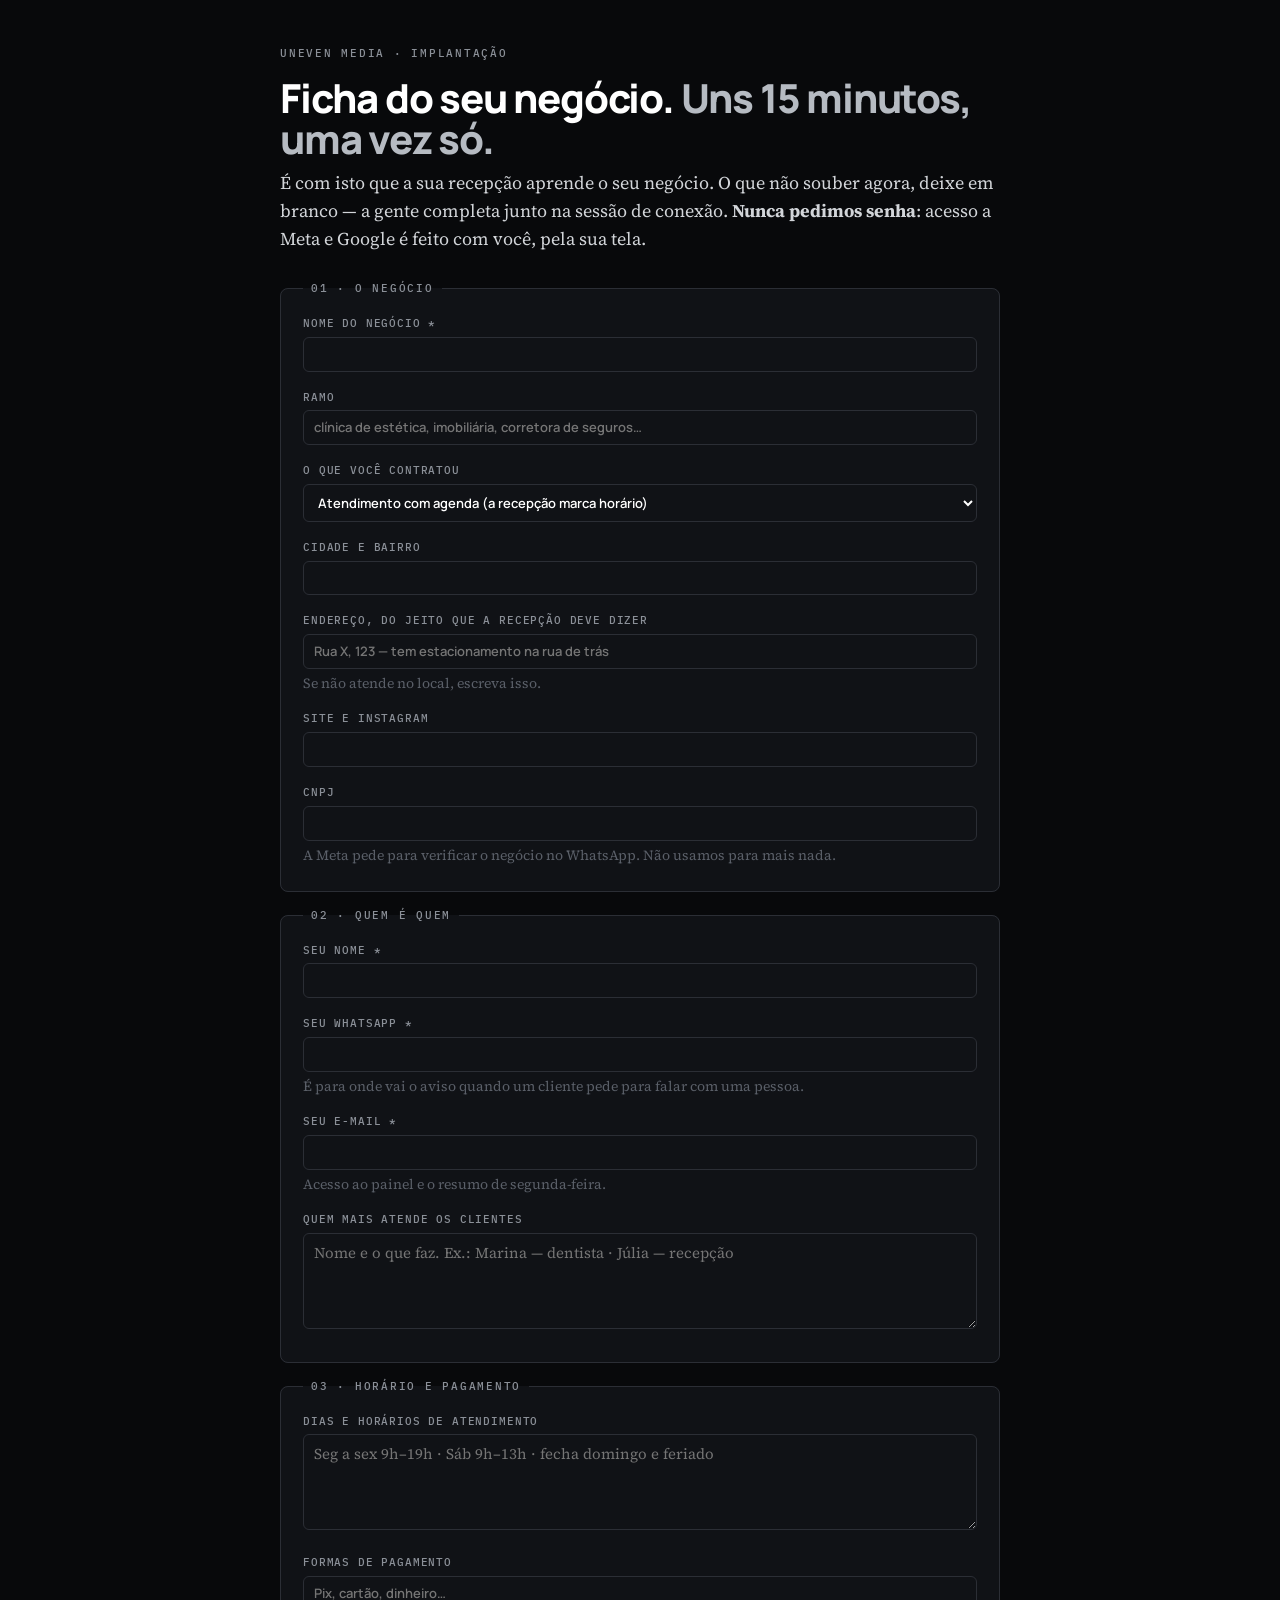
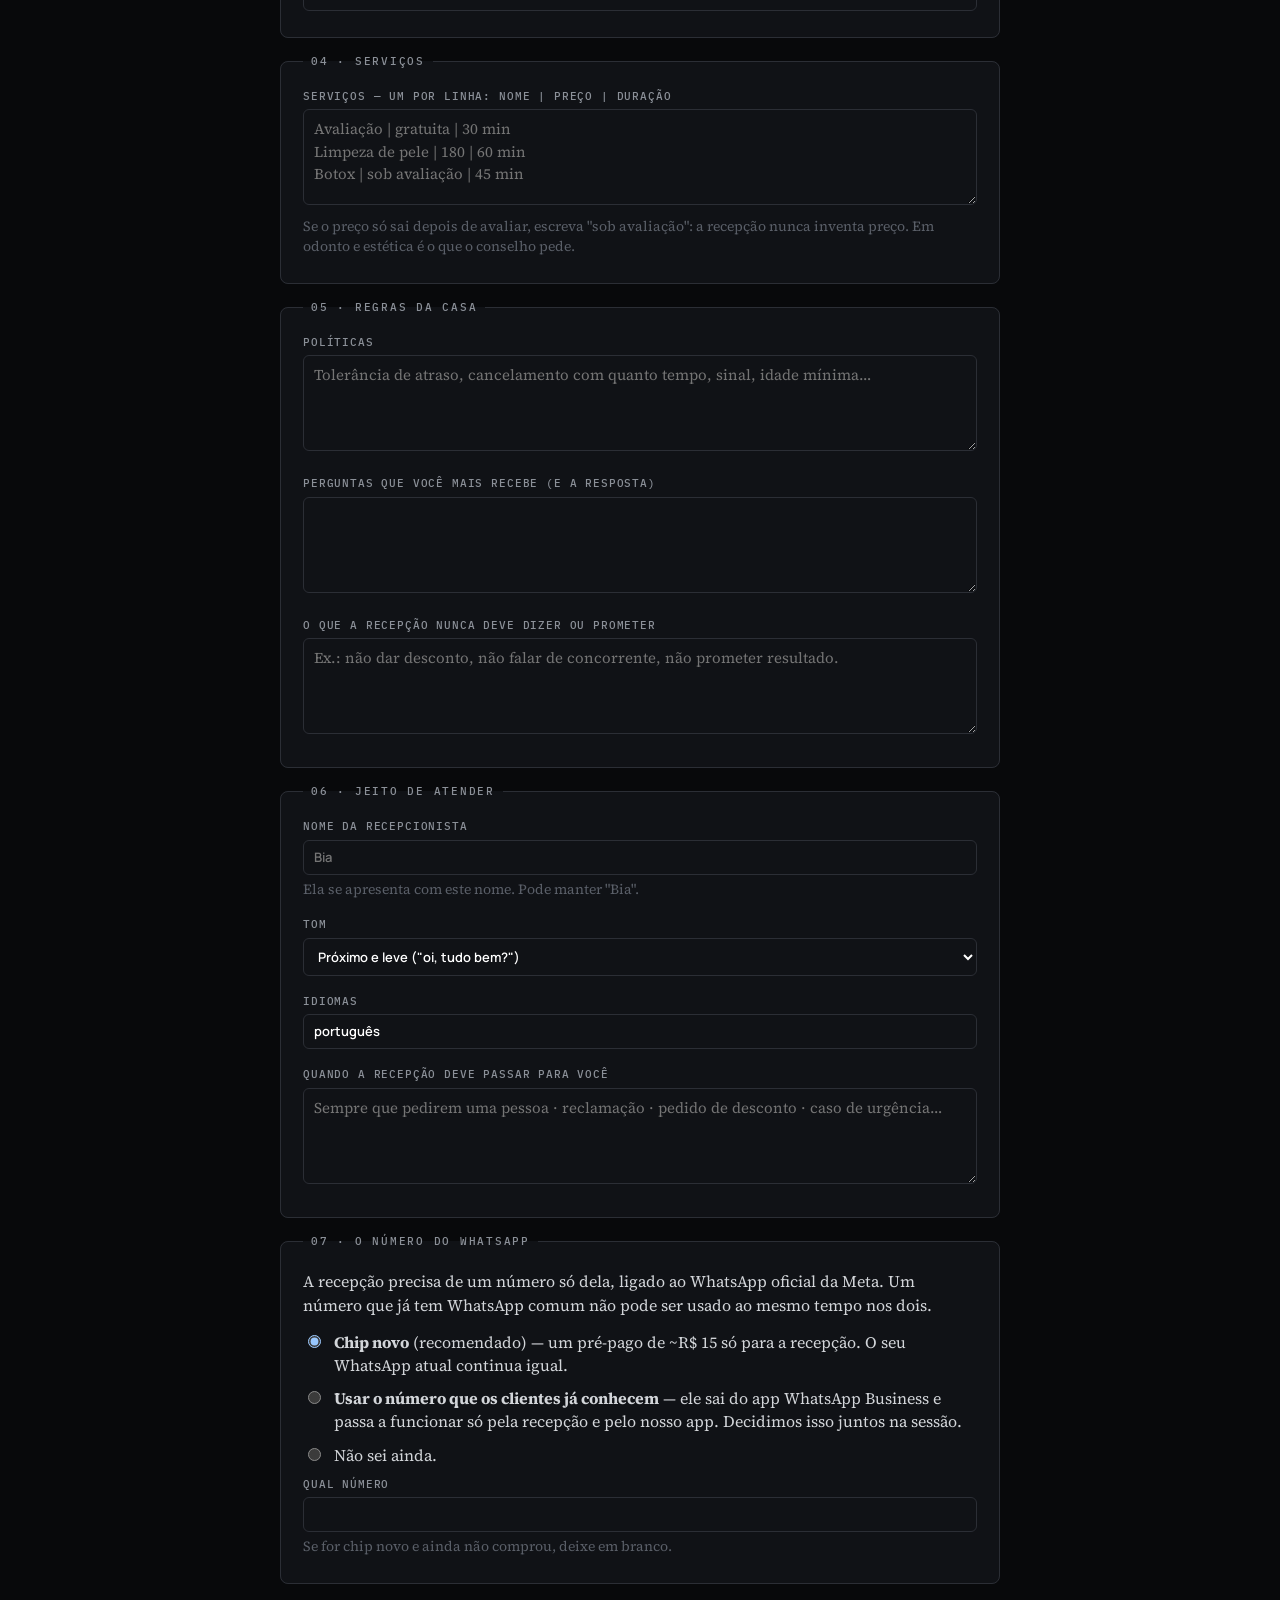
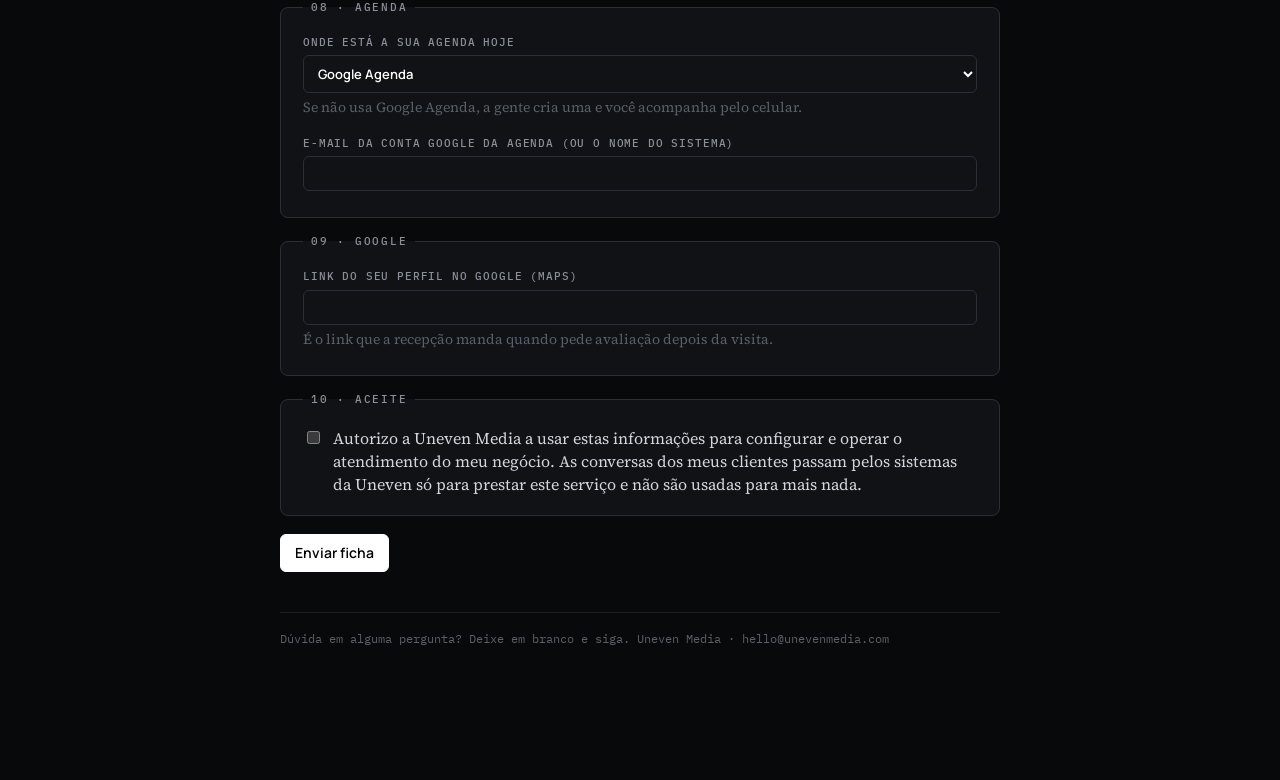
<file: comecar.html>
<!doctype html>
<html lang="pt-BR"><head><meta charset="utf-8"><meta name="viewport" content="width=device-width,initial-scale=1">
<title>Ficha de implantação · Uneven Media</title>
<meta name="robots" content="noindex">
<link rel="preconnect" href="https://fonts.googleapis.com"><link rel="preconnect" href="https://fonts.gstatic.com" crossorigin>
<link href="https://fonts.googleapis.com/css2?family=Manrope:wght@700;800&family=Source+Serif+4:opsz,wght@8..60,400;8..60,600&family=IBM+Plex+Mono:wght@400;500&display=swap" rel="stylesheet">
<link rel="stylesheet" href="tokens.css" data-ds="tokens">
<link rel="stylesheet" href="components.css" data-ds="components">
<style>
main{max-width:760px;margin:0 auto;padding:48px 20px 120px}
.eyebrow{font:500 11px/1 var(--un-font-mono);letter-spacing:.16em;text-transform:uppercase;color:var(--un-muted);margin:0 0 18px}
h1{font:var(--un-h1);letter-spacing:-.03em;color:var(--un-txt);margin:0 0 10px}
h1 span{color:var(--un-txt-2)}
.lead{font:400 18px/1.55 var(--un-font-body);color:var(--un-body);margin:0 0 30px}
fieldset{border:1px solid var(--un-line);border-radius:8px;background:var(--un-panel);padding:22px 22px 8px;margin:0 0 18px}
legend{font:500 11px/1 var(--un-font-mono);letter-spacing:.16em;text-transform:uppercase;color:var(--un-muted);padding:0 8px}
.q{margin:0 0 18px}
.q .un-label{display:block;margin:0 0 6px}
.q small{display:block;font:400 14px/1.45 var(--un-font-body);color:var(--un-faint);margin:4px 0 0}
.q .un-input,.q .un-select{width:100%;box-sizing:border-box}
textarea.un-input{min-height:96px;resize:vertical;font:400 15px/1.5 var(--un-font-body)}
.opt{display:flex;gap:10px;align-items:flex-start;font:400 16px/1.45 var(--un-font-body);color:var(--un-body);margin:0 0 10px}
.opt input{margin-top:4px}
.hp{position:absolute;left:-9999px;width:1px;height:1px;overflow:hidden}
.acoes{display:flex;gap:14px;align-items:center;flex-wrap:wrap;margin-top:8px}
.msg{font:400 16px/1.5 var(--un-font-body);color:var(--un-body)}
.foot{font:400 12px/1.6 var(--un-font-mono);color:var(--un-faint);margin-top:40px;border-top:1px solid var(--un-line-soft);padding-top:16px}
.so-lia{display:none}
form[data-produto="lia"] .so-lia{display:block}
form[data-produto="lia"] .so-bia{display:none}
</style></head><body class="un-root"><main>
<p class="eyebrow">Uneven Media · implantação</p>
<h1>Ficha do seu negócio. <span>Uns 15 minutos, uma vez só.</span></h1>
<p class="lead">É com isto que a sua recepção aprende o seu negócio. O que não souber agora, deixe em branco — a gente completa junto na sessão de conexão. <b>Nunca pedimos senha</b>: acesso a Meta e Google é feito com você, pela sua tela.</p>

<form id="f" data-produto="bia" novalidate>
<div class="hp" aria-hidden="true"><label>Não preencha<input name="empresa_site_2" tabindex="-1" autocomplete="off"></label></div>

<fieldset><legend>01 · O negócio</legend>
<div class="q"><label class="un-label" for="negocio">Nome do negócio *</label><input class="un-input" id="negocio" name="negocio" required></div>
<div class="q"><label class="un-label" for="ramo">Ramo</label><input class="un-input" id="ramo" name="ramo" placeholder="clínica de estética, imobiliária, corretora de seguros…"></div>
<div class="q"><label class="un-label" for="produto">O que você contratou</label>
<select class="un-select" id="produto" name="produto"><option value="bia">Atendimento com agenda (a recepção marca horário)</option><option value="lia">Atendimento com qualificação (a recepção coleta os dados e passa para você)</option></select></div>
<div class="q"><label class="un-label" for="cidade">Cidade e bairro</label><input class="un-input" id="cidade" name="cidade"></div>
<div class="q"><label class="un-label" for="endereco">Endereço, do jeito que a recepção deve dizer</label><input class="un-input" id="endereco" name="endereco" placeholder="Rua X, 123 — tem estacionamento na rua de trás"><small>Se não atende no local, escreva isso.</small></div>
<div class="q"><label class="un-label" for="site">Site e Instagram</label><input class="un-input" id="site" name="site"></div>
<div class="q"><label class="un-label" for="cnpj">CNPJ</label><input class="un-input" id="cnpj" name="cnpj" inputmode="numeric"><small>A Meta pede para verificar o negócio no WhatsApp. Não usamos para mais nada.</small></div>
</fieldset>

<fieldset><legend>02 · Quem é quem</legend>
<div class="q"><label class="un-label" for="responsavel">Seu nome *</label><input class="un-input" id="responsavel" name="responsavel" required></div>
<div class="q"><label class="un-label" for="whatsapp_responsavel">Seu WhatsApp *</label><input class="un-input" id="whatsapp_responsavel" name="whatsapp_responsavel" inputmode="tel" required><small>É para onde vai o aviso quando um cliente pede para falar com uma pessoa.</small></div>
<div class="q"><label class="un-label" for="email">Seu e-mail *</label><input class="un-input" id="email" name="email" type="email" required><small>Acesso ao painel e o resumo de segunda-feira.</small></div>
<div class="q"><label class="un-label" for="equipe">Quem mais atende os clientes</label><textarea class="un-input" id="equipe" name="equipe" placeholder="Nome e o que faz. Ex.: Marina — dentista · Júlia — recepção"></textarea></div>
</fieldset>

<fieldset><legend>03 · Horário e pagamento</legend>
<div class="q"><label class="un-label" for="horario">Dias e horários de atendimento</label><textarea class="un-input" id="horario" name="horario" placeholder="Seg a sex 9h–19h · Sáb 9h–13h · fecha domingo e feriado"></textarea></div>
<div class="q"><label class="un-label" for="pagamento">Formas de pagamento</label><input class="un-input" id="pagamento" name="pagamento" placeholder="Pix, cartão, dinheiro…"></div>
</fieldset>

<fieldset class="so-bia"><legend>04 · Serviços</legend>
<div class="q"><label class="un-label" for="servicos">Serviços — um por linha: nome | preço | duração</label><textarea class="un-input" id="servicos" name="servicos" placeholder="Avaliação | gratuita | 30 min&#10;Limpeza de pele | 180 | 60 min&#10;Botox | sob avaliação | 45 min"></textarea><small>Se o preço só sai depois de avaliar, escreva "sob avaliação": a recepção nunca inventa preço. Em odonto e estética é o que o conselho pede.</small></div>
</fieldset>

<fieldset class="so-lia"><legend>04 · O que a recepção coleta</legend>
<div class="q"><label class="un-label" for="extra">O que você precisa saber de um cliente antes de falar com ele</label><textarea class="un-input" id="extra" name="extra" placeholder="Corretora: ramos que cota (auto, residencial, vida…) e o sistema de cotação que usa.&#10;Imobiliária: comprar ou alugar, regiões, faixa de preço, tipos de imóvel.&#10;Escritório: áreas que atende e documentos que pede."></textarea></div>
</fieldset>

<fieldset><legend>05 · Regras da casa</legend>
<div class="q"><label class="un-label" for="politicas">Políticas</label><textarea class="un-input" id="politicas" name="politicas" placeholder="Tolerância de atraso, cancelamento com quanto tempo, sinal, idade mínima…"></textarea></div>
<div class="q"><label class="un-label" for="faq">Perguntas que você mais recebe (e a resposta)</label><textarea class="un-input" id="faq" name="faq"></textarea></div>
<div class="q"><label class="un-label" for="nao_fazer">O que a recepção NUNCA deve dizer ou prometer</label><textarea class="un-input" id="nao_fazer" name="nao_fazer" placeholder="Ex.: não dar desconto, não falar de concorrente, não prometer resultado."></textarea></div>
</fieldset>

<fieldset><legend>06 · Jeito de atender</legend>
<div class="q"><label class="un-label" for="persona">Nome da recepcionista</label><input class="un-input" id="persona" name="persona" placeholder="Bia"><small>Ela se apresenta com este nome. Pode manter "Bia".</small></div>
<div class="q"><label class="un-label" for="tom">Tom</label><select class="un-select" id="tom" name="tom"><option value="proximo">Próximo e leve ("oi, tudo bem?")</option><option value="cordial">Cordial ("olá, como posso ajudar?")</option><option value="formal">Formal ("prezado(a)")</option></select></div>
<div class="q"><label class="un-label" for="idiomas">Idiomas</label><input class="un-input" id="idiomas" name="idiomas" value="português" placeholder="português, inglês, espanhol"></div>
<div class="q"><label class="un-label" for="transbordo_quando">Quando a recepção deve passar para você</label><textarea class="un-input" id="transbordo_quando" name="transbordo_quando" placeholder="Sempre que pedirem uma pessoa · reclamação · pedido de desconto · caso de urgência…"></textarea></div>
</fieldset>

<fieldset><legend>07 · O número do WhatsApp</legend>
<p class="msg" style="margin:0 0 14px">A recepção precisa de um número só dela, ligado ao WhatsApp oficial da Meta. Um número que já tem WhatsApp comum não pode ser usado ao mesmo tempo nos dois.</p>
<label class="opt"><input type="radio" name="numero_opcao" value="chip_novo" checked> <span><b>Chip novo</b> (recomendado) — um pré-pago de ~R$ 15 só para a recepção. O seu WhatsApp atual continua igual.</span></label>
<label class="opt"><input type="radio" name="numero_opcao" value="migrar"> <span><b>Usar o número que os clientes já conhecem</b> — ele sai do app WhatsApp Business e passa a funcionar só pela recepção e pelo nosso app. Decidimos isso juntos na sessão.</span></label>
<label class="opt"><input type="radio" name="numero_opcao" value="nao_sei"> <span>Não sei ainda.</span></label>
<div class="q"><label class="un-label" for="numero">Qual número</label><input class="un-input" id="numero" name="numero" inputmode="tel"><small>Se for chip novo e ainda não comprou, deixe em branco.</small></div>
</fieldset>

<fieldset class="so-bia"><legend>08 · Agenda</legend>
<div class="q"><label class="un-label" for="agenda_tipo">Onde está a sua agenda hoje</label><select class="un-select" id="agenda_tipo" name="agenda_tipo"><option value="google">Google Agenda</option><option value="papel">Papel ou planilha</option><option value="sistema">Outro sistema (escreva abaixo)</option><option value="nenhuma">Não tenho agenda</option></select><small>Se não usa Google Agenda, a gente cria uma e você acompanha pelo celular.</small></div>
<div class="q"><label class="un-label" for="agenda_email">E-mail da conta Google da agenda (ou o nome do sistema)</label><input class="un-input" id="agenda_email" name="agenda_email"></div>
</fieldset>

<fieldset><legend>09 · Google</legend>
<div class="q"><label class="un-label" for="google_perfil">Link do seu perfil no Google (Maps)</label><input class="un-input" id="google_perfil" name="google_perfil"><small>É o link que a recepção manda quando pede avaliação depois da visita.</small></div>
</fieldset>

<fieldset><legend>10 · Aceite</legend>
<label class="opt"><input type="checkbox" name="consentimento" value="sim"> <span>Autorizo a Uneven Media a usar estas informações para configurar e operar o atendimento do meu negócio. As conversas dos meus clientes passam pelos sistemas da Uneven só para prestar este serviço e não são usadas para mais nada.</span></label>
</fieldset>

<div class="acoes"><button class="un-btn" type="submit" id="enviar">Enviar ficha</button><span class="msg" id="msg" role="status"></span></div>
</form>

<p class="foot">Dúvida em alguma pergunta? Deixe em branco e siga. Uneven Media · hello@unevenmedia.com</p>
</main>
<script>
(function () {
  var f = document.getElementById('f'), msg = document.getElementById('msg'), bt = document.getElementById('enviar');
  var prod = document.getElementById('produto');
  var q = new URLSearchParams(location.search);
  if (q.get('produto') === 'lia') prod.value = 'lia';
  function syncProd() { f.setAttribute('data-produto', prod.value); }
  prod.addEventListener('change', syncProd); syncProd();
  f.addEventListener('submit', function (ev) {
    ev.preventDefault();
    var d = {}; new FormData(f).forEach(function (v, k) { d[k] = v; });
    d.consentimento = !!f.querySelector('input[name=consentimento]').checked;
    if (!d.negocio || !d.responsavel || !d.email || !d.whatsapp_responsavel) { msg.textContent = 'Preencha nome do negócio, seu nome, WhatsApp e e-mail.'; return; }
    if (!d.consentimento) { msg.textContent = 'Falta marcar o aceite no fim.'; return; }
    bt.disabled = true; msg.textContent = 'Enviando…';
    fetch('https://n8n-aib8.srv1923430.hstgr.cloud/webhook/onboarding', { method: 'POST', headers: { 'Content-Type': 'application/json' }, body: JSON.stringify(d) })
      .then(function (r) { return r.json().catch(function () { return { ok: r.ok }; }); })
      .then(function (j) {
        if (j && j.ok) { f.innerHTML = '<fieldset><legend>Recebido</legend><p class="msg" style="margin:0 0 14px">Obrigado! A ficha chegou. O próximo passo é a sessão de conexão (30 a 45 minutos, por vídeo): ligamos o seu número e a sua agenda com você na tela. Vamos te chamar no WhatsApp para marcar.</p></fieldset>'; msg.textContent = ''; }
        else { bt.disabled = false; msg.textContent = (j && j.erro) ? j.erro : 'Não consegui enviar. Tente de novo ou mande um e-mail para hello@unevenmedia.com.'; }
      })
      .catch(function () { bt.disabled = false; msg.textContent = 'Não consegui enviar. Tente de novo ou mande um e-mail para hello@unevenmedia.com.'; });
  });
})();
</script>
</body></html>
</file>
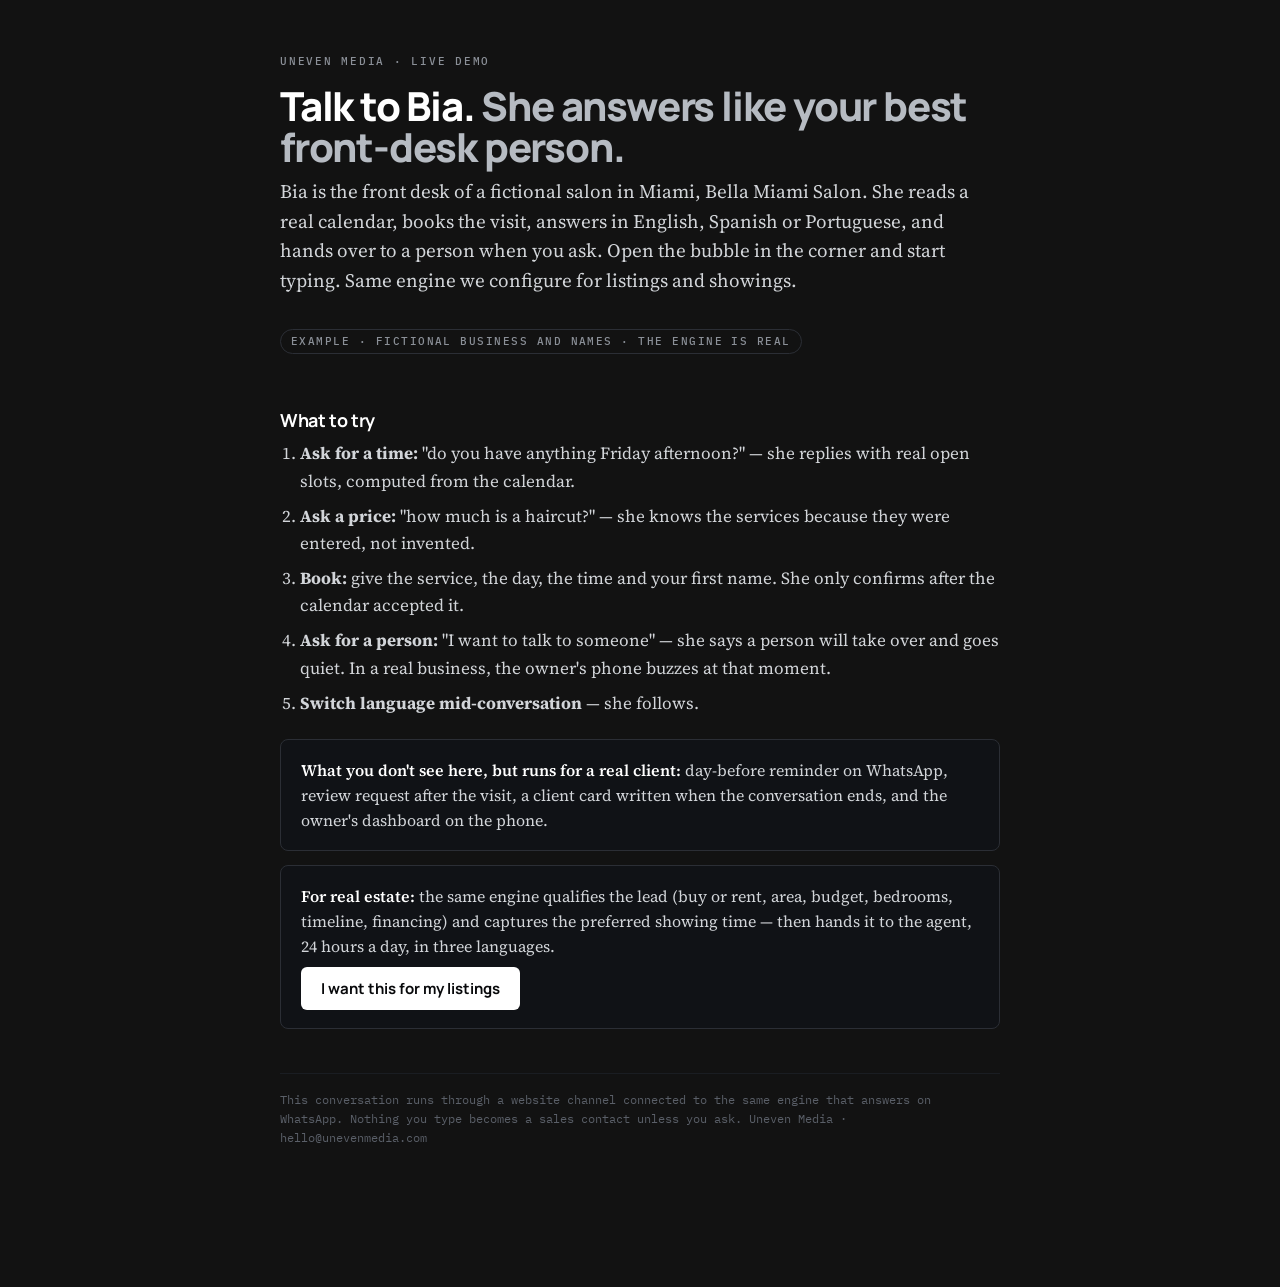
<file: demo/bia-en.html>
<!doctype html>
<html lang="en"><head><meta charset="utf-8"><meta name="viewport" content="width=device-width,initial-scale=1">
<title>Talk to Bia — demo · Uneven Media</title>
<link rel="preconnect" href="https://fonts.googleapis.com"><link rel="preconnect" href="https://fonts.gstatic.com" crossorigin>
<link href="https://fonts.googleapis.com/css2?family=Manrope:wght@700;800&family=Source+Serif+4:opsz,wght@8..60,400;8..60,600&family=IBM+Plex+Mono:wght@400;500&display=swap" rel="stylesheet">
<link rel="stylesheet" href="../tokens.css" data-ds="tokens">
<link rel="stylesheet" href="../components.css" data-ds="components">
<style>
main{max-width:720px;margin:0 auto;padding:48px 20px 120px}
.eyebrow{font:500 11px/1 var(--un-font-mono);letter-spacing:.16em;text-transform:uppercase;color:var(--un-muted);margin:0 0 18px}
h1{font:var(--un-h1);letter-spacing:-.03em;color:var(--un-txt);margin:0 0 10px}
h1 span{color:var(--un-txt-2)}
.lead{font:400 19px/1.55 var(--un-font-body);color:var(--un-body);margin:0 0 34px}
h2{font:var(--un-h3);letter-spacing:-.02em;color:var(--un-txt);margin:30px 0 10px}
ol{padding-left:20px;margin:0 0 22px;font:400 17px/1.6 var(--un-font-body);color:var(--un-body)}
ol li{margin:0 0 8px}
.tag{display:inline-block;font:500 10.5px/1 var(--un-font-mono);letter-spacing:.14em;text-transform:uppercase;color:var(--un-muted);border:1px solid var(--un-line);border-radius:999px;padding:6px 10px;margin:0 0 26px}
.card{background:var(--un-panel);border:1px solid var(--un-line);border-radius:8px;padding:18px 20px;margin:0 0 14px;font:400 16px/1.55 var(--un-font-body);color:var(--un-body)}
.card b{color:var(--un-txt);font-weight:600}
.cta{display:inline-block;margin-top:8px;font:700 15px/1 var(--un-font-ui);color:var(--un-bg);background:var(--un-txt);padding:14px 20px;border-radius:6px;text-decoration:none}
.foot{font:400 12px/1.6 var(--un-font-mono);color:var(--un-faint);margin-top:44px;border-top:1px solid var(--un-line-soft);padding-top:16px}
</style></head><body><main>
<p class="eyebrow">Uneven Media · live demo</p>
<h1>Talk to Bia. <span>She answers like your best front-desk person.</span></h1>
<p class="lead">Bia is the front desk of a fictional salon in Miami, Bella Miami Salon. She reads a real calendar, books the visit, answers in English, Spanish or Portuguese, and hands over to a person when you ask. Open the bubble in the corner and start typing. Same engine we configure for listings and showings.</p>
<span class="tag">Example · fictional business and names · the engine is real</span>

<h2>What to try</h2>
<ol>
<li><b>Ask for a time:</b> "do you have anything Friday afternoon?" — she replies with real open slots, computed from the calendar.</li>
<li><b>Ask a price:</b> "how much is a haircut?" — she knows the services because they were entered, not invented.</li>
<li><b>Book:</b> give the service, the day, the time and your first name. She only confirms after the calendar accepted it.</li>
<li><b>Ask for a person:</b> "I want to talk to someone" — she says a person will take over and goes quiet. In a real business, the owner's phone buzzes at that moment.</li>
<li><b>Switch language mid-conversation</b> — she follows.</li>
</ol>

<div class="card"><b>What you don't see here, but runs for a real client:</b> day-before reminder on WhatsApp, review request after the visit, a client card written when the conversation ends, and the owner's dashboard on the phone.</div>
<div class="card"><b>For real estate:</b> the same engine qualifies the lead (buy or rent, area, budget, bedrooms, timeline, financing) and captures the preferred showing time — then hands it to the agent, 24 hours a day, in three languages.<br><a class="cta" href="mailto:hello@unevenmedia.com?subject=AI%20front%20desk%20for%20my%20listings">I want this for my listings</a></div>

<p class="foot">This conversation runs through a website channel connected to the same engine that answers on WhatsApp. Nothing you type becomes a sales contact unless you ask. Uneven Media · hello@unevenmedia.com</p>
</main>
<script>
window.chatwootSettings = { position: 'right', type: 'expanded_bubble', launcherTitle: 'Talk to Bia', locale: 'en', darkMode: 'auto' };
(function(d,t){var BASE_URL="https://chatwoot.srv1923430.hstgr.cloud";var g=d.createElement(t),s=d.getElementsByTagName(t)[0];g.src=BASE_URL+"/packs/js/sdk.js";g.defer=true;g.async=true;s.parentNode.insertBefore(g,s);g.onload=function(){window.chatwootSDK.run({websiteToken:"1mzEdLJA3r46QEa3nHyYJx1k",baseUrl:BASE_URL})}})(document,"script");
</script>
</body></html>
</file>
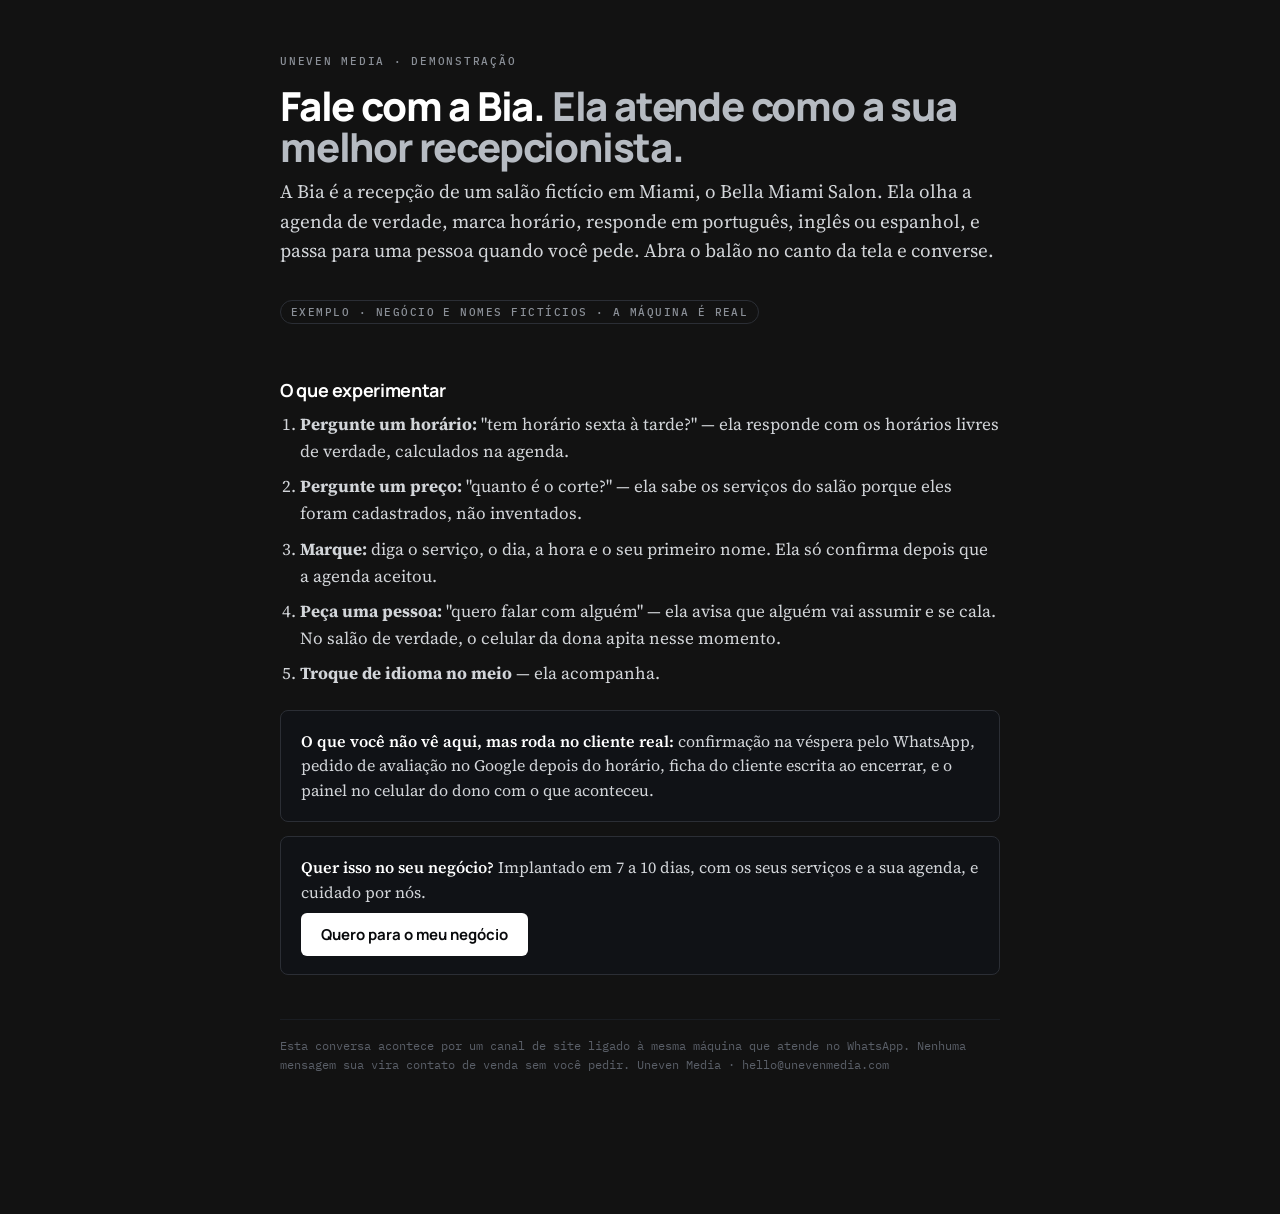
<file: demo/bia.html>
<!doctype html>
<html lang="pt-BR"><head><meta charset="utf-8"><meta name="viewport" content="width=device-width,initial-scale=1">
<title>Fale com a Bia — demo · Uneven Media</title>
<link rel="preconnect" href="https://fonts.googleapis.com"><link rel="preconnect" href="https://fonts.gstatic.com" crossorigin>
<link href="https://fonts.googleapis.com/css2?family=Manrope:wght@700;800&family=Source+Serif+4:opsz,wght@8..60,400;8..60,600&family=IBM+Plex+Mono:wght@400;500&display=swap" rel="stylesheet">
<link rel="stylesheet" href="../tokens.css" data-ds="tokens">
<link rel="stylesheet" href="../components.css" data-ds="components">
<style>
main{max-width:720px;margin:0 auto;padding:48px 20px 120px}
.eyebrow{font:500 11px/1 var(--un-font-mono);letter-spacing:.16em;text-transform:uppercase;color:var(--un-muted);margin:0 0 18px}
h1{font:var(--un-h1);letter-spacing:-.03em;color:var(--un-txt);margin:0 0 10px}
h1 span{color:var(--un-txt-2)}
.lead{font:400 19px/1.55 var(--un-font-body);color:var(--un-body);margin:0 0 34px}
h2{font:var(--un-h3);letter-spacing:-.02em;color:var(--un-txt);margin:30px 0 10px}
ol{padding-left:20px;margin:0 0 22px;font:400 17px/1.6 var(--un-font-body);color:var(--un-body)}
ol li{margin:0 0 8px}
.tag{display:inline-block;font:500 10.5px/1 var(--un-font-mono);letter-spacing:.14em;text-transform:uppercase;color:var(--un-muted);border:1px solid var(--un-line);border-radius:999px;padding:6px 10px;margin:0 0 26px}
.card{background:var(--un-panel);border:1px solid var(--un-line);border-radius:8px;padding:18px 20px;margin:0 0 14px;font:400 16px/1.55 var(--un-font-body);color:var(--un-body)}
.card b{color:var(--un-txt);font-weight:600}
.cta{display:inline-block;margin-top:8px;font:700 15px/1 var(--un-font-ui);color:var(--un-bg);background:var(--un-txt);padding:14px 20px;border-radius:6px;text-decoration:none}
.foot{font:400 12px/1.6 var(--un-font-mono);color:var(--un-faint);margin-top:44px;border-top:1px solid var(--un-line-soft);padding-top:16px}
</style></head><body><main>
<p class="eyebrow">Uneven Media · demonstração</p>
<h1>Fale com a Bia. <span>Ela atende como a sua melhor recepcionista.</span></h1>
<p class="lead">A Bia é a recepção de um salão fictício em Miami, o Bella Miami Salon. Ela olha a agenda de verdade, marca horário, responde em português, inglês ou espanhol, e passa para uma pessoa quando você pede. Abra o balão no canto da tela e converse.</p>
<span class="tag">Exemplo · negócio e nomes fictícios · a máquina é real</span>

<h2>O que experimentar</h2>
<ol>
<li><b>Pergunte um horário:</b> "tem horário sexta à tarde?" — ela responde com os horários livres de verdade, calculados na agenda.</li>
<li><b>Pergunte um preço:</b> "quanto é o corte?" — ela sabe os serviços do salão porque eles foram cadastrados, não inventados.</li>
<li><b>Marque:</b> diga o serviço, o dia, a hora e o seu primeiro nome. Ela só confirma depois que a agenda aceitou.</li>
<li><b>Peça uma pessoa:</b> "quero falar com alguém" — ela avisa que alguém vai assumir e se cala. No salão de verdade, o celular da dona apita nesse momento.</li>
<li><b>Troque de idioma no meio</b> — ela acompanha.</li>
</ol>

<div class="card"><b>O que você não vê aqui, mas roda no cliente real:</b> confirmação na véspera pelo WhatsApp, pedido de avaliação no Google depois do horário, ficha do cliente escrita ao encerrar, e o painel no celular do dono com o que aconteceu.</div>
<div class="card"><b>Quer isso no seu negócio?</b> Implantado em 7 a 10 dias, com os seus serviços e a sua agenda, e cuidado por nós.<br><a class="cta" href="mailto:hello@unevenmedia.com?subject=Quero%20a%20Bia%20no%20meu%20neg%C3%B3cio">Quero para o meu negócio</a></div>

<p class="foot">Esta conversa acontece por um canal de site ligado à mesma máquina que atende no WhatsApp. Nenhuma mensagem sua vira contato de venda sem você pedir. Uneven Media · hello@unevenmedia.com</p>
</main>
<script>
window.chatwootSettings = { position: 'right', type: 'expanded_bubble', launcherTitle: 'Falar com a Bia', locale: 'pt_BR', darkMode: 'auto' };
(function(d,t){var BASE_URL="https://chatwoot.srv1923430.hstgr.cloud";var g=d.createElement(t),s=d.getElementsByTagName(t)[0];g.src=BASE_URL+"/packs/js/sdk.js";g.defer=true;g.async=true;s.parentNode.insertBefore(g,s);g.onload=function(){window.chatwootSDK.run({websiteToken:"1mzEdLJA3r46QEa3nHyYJx1k",baseUrl:BASE_URL})}})(document,"script");
</script>
</body></html>
</file>
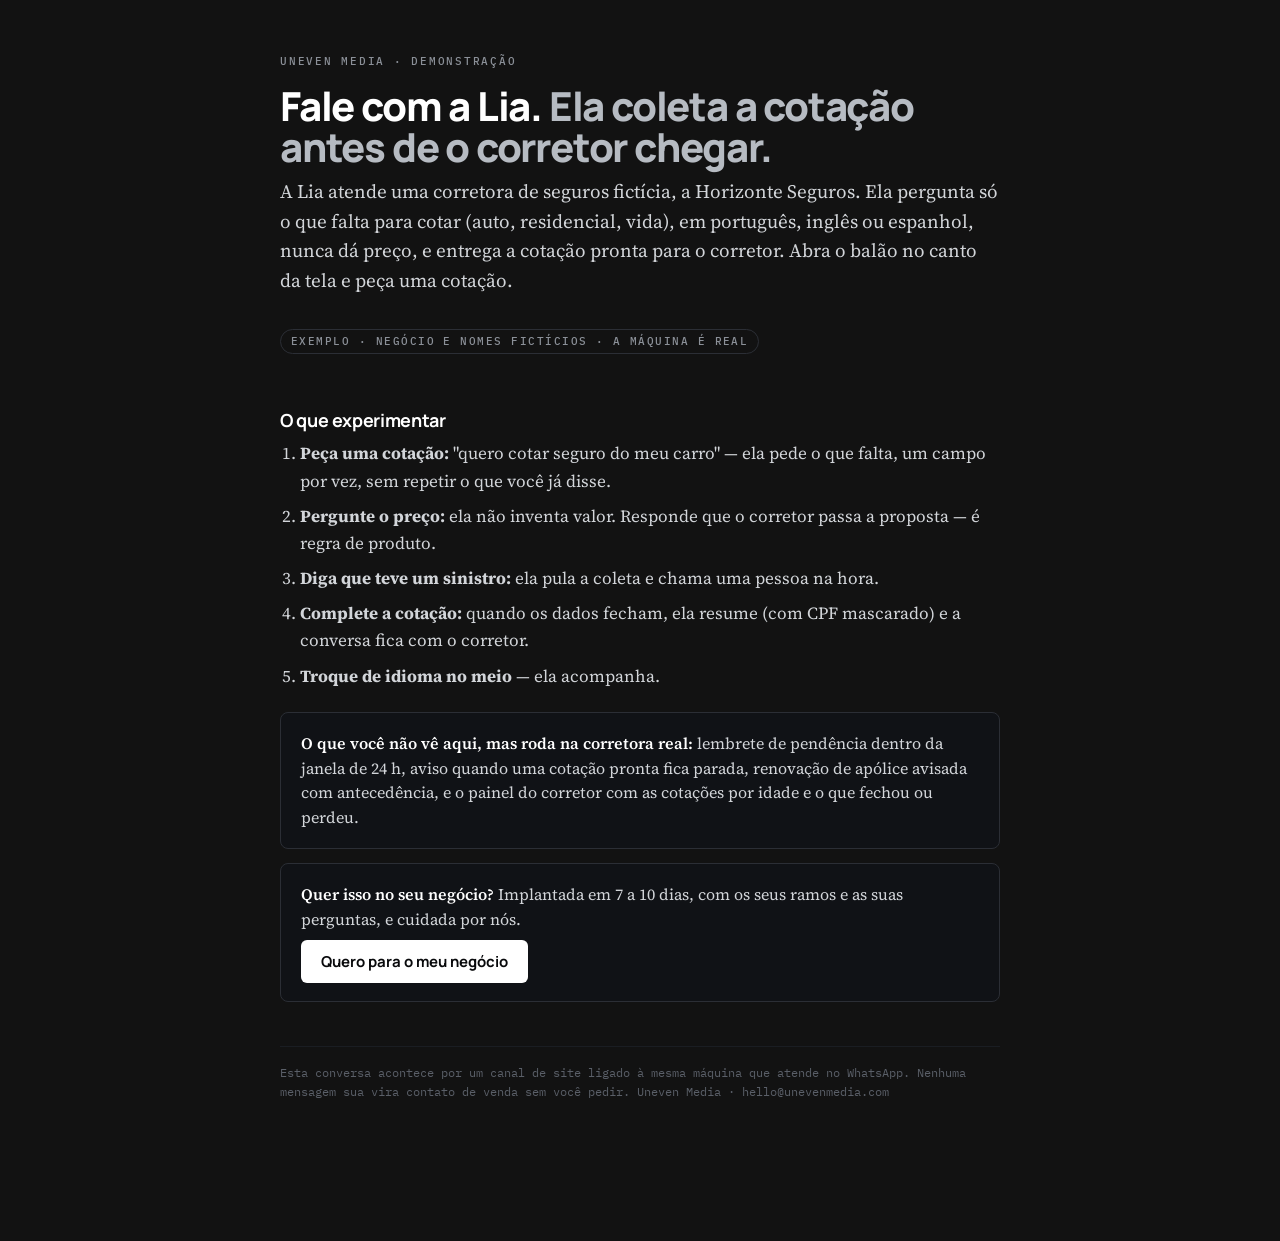
<file: demo/lia.html>
<!doctype html>
<html lang="pt-BR"><head><meta charset="utf-8"><meta name="viewport" content="width=device-width,initial-scale=1">
<title>Fale com a Lia — demo · Uneven Media</title>
<link rel="preconnect" href="https://fonts.googleapis.com"><link rel="preconnect" href="https://fonts.gstatic.com" crossorigin>
<link href="https://fonts.googleapis.com/css2?family=Manrope:wght@700;800&family=Source+Serif+4:opsz,wght@8..60,400;8..60,600&family=IBM+Plex+Mono:wght@400;500&display=swap" rel="stylesheet">
<link rel="stylesheet" href="../tokens.css" data-ds="tokens">
<link rel="stylesheet" href="../components.css" data-ds="components">
<style>
main{max-width:720px;margin:0 auto;padding:48px 20px 120px}
.eyebrow{font:500 11px/1 var(--un-font-mono);letter-spacing:.16em;text-transform:uppercase;color:var(--un-muted);margin:0 0 18px}
h1{font:var(--un-h1);letter-spacing:-.03em;color:var(--un-txt);margin:0 0 10px}
h1 span{color:var(--un-txt-2)}
.lead{font:400 19px/1.55 var(--un-font-body);color:var(--un-body);margin:0 0 34px}
h2{font:var(--un-h3);letter-spacing:-.02em;color:var(--un-txt);margin:30px 0 10px}
ol{padding-left:20px;margin:0 0 22px;font:400 17px/1.6 var(--un-font-body);color:var(--un-body)}
ol li{margin:0 0 8px}
.tag{display:inline-block;font:500 10.5px/1 var(--un-font-mono);letter-spacing:.14em;text-transform:uppercase;color:var(--un-muted);border:1px solid var(--un-line);border-radius:999px;padding:6px 10px;margin:0 0 26px}
.card{background:var(--un-panel);border:1px solid var(--un-line);border-radius:8px;padding:18px 20px;margin:0 0 14px;font:400 16px/1.55 var(--un-font-body);color:var(--un-body)}
.card b{color:var(--un-txt);font-weight:600}
.cta{display:inline-block;margin-top:8px;font:700 15px/1 var(--un-font-ui);color:var(--un-bg);background:var(--un-txt);padding:14px 20px;border-radius:6px;text-decoration:none}
.foot{font:400 12px/1.6 var(--un-font-mono);color:var(--un-faint);margin-top:44px;border-top:1px solid var(--un-line-soft);padding-top:16px}
</style></head><body><main>
<p class="eyebrow">Uneven Media · demonstração</p>
<h1>Fale com a Lia. <span>Ela coleta a cotação antes de o corretor chegar.</span></h1>
<p class="lead">A Lia atende uma corretora de seguros fictícia, a Horizonte Seguros. Ela pergunta só o que falta para cotar (auto, residencial, vida), em português, inglês ou espanhol, nunca dá preço, e entrega a cotação pronta para o corretor. Abra o balão no canto da tela e peça uma cotação.</p>
<span class="tag">Exemplo · negócio e nomes fictícios · a máquina é real</span>

<h2>O que experimentar</h2>
<ol>
<li><b>Peça uma cotação:</b> "quero cotar seguro do meu carro" — ela pede o que falta, um campo por vez, sem repetir o que você já disse.</li>
<li><b>Pergunte o preço:</b> ela não inventa valor. Responde que o corretor passa a proposta — é regra de produto.</li>
<li><b>Diga que teve um sinistro:</b> ela pula a coleta e chama uma pessoa na hora.</li>
<li><b>Complete a cotação:</b> quando os dados fecham, ela resume (com CPF mascarado) e a conversa fica com o corretor.</li>
<li><b>Troque de idioma no meio</b> — ela acompanha.</li>
</ol>

<div class="card"><b>O que você não vê aqui, mas roda na corretora real:</b> lembrete de pendência dentro da janela de 24 h, aviso quando uma cotação pronta fica parada, renovação de apólice avisada com antecedência, e o painel do corretor com as cotações por idade e o que fechou ou perdeu.</div>
<div class="card"><b>Quer isso no seu negócio?</b> Implantada em 7 a 10 dias, com os seus ramos e as suas perguntas, e cuidada por nós.<br><a class="cta" href="mailto:hello@unevenmedia.com?subject=Quero%20a%20Lia%20na%20minha%20corretora">Quero para o meu negócio</a></div>

<p class="foot">Esta conversa acontece por um canal de site ligado à mesma máquina que atende no WhatsApp. Nenhuma mensagem sua vira contato de venda sem você pedir. Uneven Media · hello@unevenmedia.com</p>
</main>
<script>
window.chatwootSettings = { position: 'right', type: 'expanded_bubble', launcherTitle: 'Falar com a Lia', locale: 'pt_BR', darkMode: 'auto' };
(function(d,t){var BASE_URL="https://chatwoot.srv1923430.hstgr.cloud";var g=d.createElement(t),s=d.getElementsByTagName(t)[0];g.src=BASE_URL+"/packs/js/sdk.js";g.defer=true;g.async=true;s.parentNode.insertBefore(g,s);g.onload=function(){window.chatwootSDK.run({websiteToken:"p7MLT9Dhr4LZNosRupwRynA1",baseUrl:BASE_URL})}})(document,"script");
</script>
</body></html>
</file>
<file: tokens.css>
/* ============================================================
   UNEVEN MEDIA — design system · tokens
   Fonte única de cor, tipo, espaço e forma para TODA interface
   da Uneven (painel do cliente, páginas do n8n, site, mockups).
   Extraído de UNEVEN-CONTEXTO.md §4 (inspeção do site ao vivo).
   Regra: nenhum arquivo de UI escreve cor, fonte ou raio fora
   destes tokens. O lint (lint-aderencia.js) barra o que escapar.
   ============================================================ */

:root {
  color-scheme: dark;

  /* ---- Cor: monocromático. Não existe cor de marca. ---- */
  --un-bg:        #08090B;   /* fundo da página */
  --un-bg-deep:   #000000;   /* preto puro, só para áreas de foto/vídeo */
  --un-panel:     #101216;   /* cards, painéis */
  --un-panel-2:   #15181D;   /* card sobre card, hover */
  --un-line:      #2B2E35;   /* hairline padrão */
  --un-line-soft: #1A1D22;   /* hairline interna (linhas de tabela) */
  --un-txt:       #FFFFFF;   /* título, número grande */
  --un-txt-2:     #B6BBC2;   /* segunda parte do título em dois tons */
  --un-body:      #D2D5D9;   /* texto corrido */
  --un-muted:     #8B9098;   /* secundário */
  --un-faint:     #5A5F68;   /* fraco, rodapé, placeholder */

  /* Hairlines em branco com opacidade (o site usa 10–16%) */
  --un-hair-10:   rgba(255,255,255,.10);
  --un-hair-16:   rgba(255,255,255,.16);

  /* Estado — a ÚNICA cor permitida fora do mono, e só em sinal de estado
     (ponto, pill, borda). Nunca em fundo grande, título ou botão. */
  --un-ok:        #7FD69A;
  --un-warn:      #C9A227;
  --un-bad:       #E06A5C;
  --un-ok-soft:   rgba(127,214,154,.12);
  --un-warn-soft: rgba(201,162,39,.12);
  --un-bad-soft:  rgba(224,106,92,.12);
  --un-ok-ring:   rgba(127,214,154,.45);  /* anel do ponto "ao vivo" */
  --un-ok-ring-0: rgba(127,214,154,0);

  /* UI real de terceiros dentro de mockups (não é marca) */
  --un-whatsapp:  #25D366;

  /* ---- Tipografia ---- */
  --un-font-ui:    "Manrope", system-ui, -apple-system, "Segoe UI", sans-serif;
  --un-font-body:  "Source Serif 4", Georgia, "Times New Roman", serif;
  --un-font-mono:  "IBM Plex Mono", ui-monospace, "SFMono-Regular", Menlo, monospace;

  /* Escala. Títulos: Manrope 700/800, caixa baixa, tracking −3%, entrelinha ~1.03 */
  --un-h1: 800 40px/1.03 var(--un-font-ui);
  --un-h2: 700 26px/1.08 var(--un-font-ui);
  --un-h3: 700 18px/1.15 var(--un-font-ui);
  --un-kpi: 800 34px/1 var(--un-font-ui);       /* número grande */
  --un-body-md: 400 16px/1.55 var(--un-font-body);
  --un-body-lg: 400 20px/1.55 var(--un-font-body);
  --un-ui-md: 600 14px/1.3 var(--un-font-ui);   /* botões, nav */
  --un-ui-sm: 600 13px/1.3 var(--un-font-ui);
  --un-label: 500 10.5px/1.4 var(--un-font-mono); /* etiquetas: CAIXA ALTA, tracking +8% */
  --un-mono-sm: 400 12px/1.5 var(--un-font-mono);

  --un-track-tight: -0.03em;   /* títulos */
  --un-track-label: 0.08em;    /* etiquetas mono em caixa alta */
  --un-track-wordmark: 0.22em; /* UNEVEN MEDIA */

  /* ---- Espaço (base 4) ---- */
  --un-s1: 4px;  --un-s2: 8px;  --un-s3: 12px; --un-s4: 16px;
  --un-s5: 20px; --un-s6: 24px; --un-s8: 32px; --un-s10: 40px;
  --un-s12: 48px; --un-s16: 64px;

  /* ---- Forma ---- */
  --un-r-sm: 6px;
  --un-r-md: 8px;
  --un-r-lg: 12px;
  --un-r-pill: 999px;
  --un-hairline: 1px solid var(--un-line);

  /* ---- Movimento ---- */
  --un-ease: cubic-bezier(.2,.7,.2,1);
  --un-fast: 120ms;
  --un-slow: 320ms;

  /* ---- Layout ---- */
  --un-sidebar: 232px;
  --un-topbar: 56px;
  --un-content-max: 1240px;
}

@media (prefers-reduced-motion: reduce) {
  :root { --un-fast: 0ms; --un-slow: 0ms; }
}
</file>
<file: components.css>
/* ============================================================
   UNEVEN MEDIA — design system · componentes
   Só consome tokens.css. Nenhum valor cru de cor/fonte aqui.
   Prefixo: .un-
   ============================================================ */

/* ---- Base ---- */
.un-root, .un-root * { box-sizing: border-box; }
.un-root {
  margin: 0; background: var(--un-bg); color: var(--un-body);
  font: var(--un-body-md); -webkit-font-smoothing: antialiased;
  min-height: 100vh;
}
.un-root a { color: inherit; }
.un-root ::selection { background: var(--un-hair-16); }

/* ---- Tipografia ---- */
.un-h1 { font: var(--un-h1); letter-spacing: var(--un-track-tight); color: var(--un-txt); margin: 0; }
.un-h2 { font: var(--un-h2); letter-spacing: var(--un-track-tight); color: var(--un-txt); margin: 0; }
.un-h3 { font: var(--un-h3); letter-spacing: var(--un-track-tight); color: var(--un-txt); margin: 0; }
.un-h1 .un-dim, .un-h2 .un-dim, .un-h3 .un-dim { color: var(--un-txt-2); font-weight: inherit; } /* título em dois tons */
.un-label {
  font: var(--un-label); letter-spacing: var(--un-track-label);
  text-transform: uppercase; color: var(--un-muted); margin: 0;
}
.un-body { font: var(--un-body-md); color: var(--un-body); margin: 0; }
.un-mono { font: var(--un-mono-sm); color: var(--un-muted); }
.un-muted { color: var(--un-muted); }
.un-faint { color: var(--un-faint); }
.un-wordmark {
  font: 700 12px/1 var(--un-font-ui); letter-spacing: var(--un-track-wordmark);
  text-transform: uppercase; color: var(--un-txt); text-decoration: none;
}

/* ---- Superfícies ---- */
.un-card {
  background: var(--un-panel); border: var(--un-hairline); border-radius: var(--un-r-md);
  padding: var(--un-s5) var(--un-s6); position: relative;
}
.un-card--flat { background: transparent; }
.un-card__num { /* 01 / 02 / 03 no canto */
  position: absolute; top: var(--un-s4); right: var(--un-s5);
  font: var(--un-label); letter-spacing: var(--un-track-label); color: var(--un-faint);
}
.un-hr { border: 0; border-top: 1px solid var(--un-hair-10); margin: var(--un-s6) 0; }

/* ---- KPI ---- */
.un-kpi { display: flex; flex-direction: column; gap: var(--un-s2); min-height: 112px; }
.un-kpi__value { font: var(--un-kpi); letter-spacing: var(--un-track-tight); color: var(--un-txt); font-variant-numeric: tabular-nums; }
.un-kpi__value small { font: var(--un-ui-sm); color: var(--un-muted); margin-left: var(--un-s1); letter-spacing: 0; }
.un-kpi__delta { font: var(--un-mono-sm); color: var(--un-muted); display: inline-flex; align-items: center; gap: 6px; }
.un-kpi__delta[data-dir="up"]   { color: var(--un-ok); }
.un-kpi__delta[data-dir="down"] { color: var(--un-bad); }
.un-kpi__delta[data-dir="up"][data-good="false"]   { color: var(--un-bad); }
.un-kpi__delta[data-dir="down"][data-good="false"] { color: var(--un-ok); }
.un-kpi__foot { font: var(--un-mono-sm); color: var(--un-faint); margin-top: auto; }

/* ---- Pills / estado ---- */
.un-pill {
  display: inline-flex; align-items: center; gap: 6px;
  font: var(--un-label); letter-spacing: var(--un-track-label); text-transform: uppercase;
  padding: 4px 9px; border-radius: var(--un-r-pill); border: 1px solid var(--un-line);
  color: var(--un-muted); white-space: nowrap;
}
.un-pill--solid { background: var(--un-txt); color: var(--un-bg-deep); border-color: var(--un-txt); }
.un-pill--ok   { color: var(--un-ok);   border-color: var(--un-ok);   background: var(--un-ok-soft); }
.un-pill--warn { color: var(--un-warn); border-color: var(--un-warn); background: var(--un-warn-soft); }
.un-pill--bad  { color: var(--un-bad);  border-color: var(--un-bad);  background: var(--un-bad-soft); }
.un-dot { width: 7px; height: 7px; border-radius: 50%; background: var(--un-muted); display: inline-block; flex: none; }
.un-dot--ok { background: var(--un-ok); } .un-dot--warn { background: var(--un-warn); } .un-dot--bad { background: var(--un-bad); }
.un-dot--live { box-shadow: 0 0 0 0 var(--un-ok-soft); animation: un-pulse 2s infinite; }
@keyframes un-pulse { 0% { box-shadow: 0 0 0 0 var(--un-ok-ring); } 70% { box-shadow: 0 0 0 8px var(--un-ok-ring-0); } 100% { box-shadow: 0 0 0 0 var(--un-ok-ring-0); } }

/* ---- Botões ---- */
.un-btn {
  display: inline-flex; align-items: center; justify-content: center; gap: 8px;
  font: var(--un-ui-md); color: var(--un-bg-deep); background: var(--un-txt);
  border: 1px solid var(--un-txt); border-radius: var(--un-r-sm);
  padding: 9px 14px; cursor: pointer; text-decoration: none; white-space: nowrap;
  transition: opacity var(--un-fast) var(--un-ease), background var(--un-fast) var(--un-ease);
}
.un-btn:hover { opacity: .88; }
a.un-btn { color: var(--un-bg-deep); } /* vence .un-root a { color: inherit } */
.un-btn--ghost, a.un-btn--ghost { background: transparent; color: var(--un-txt); border-color: var(--un-line); }
.un-btn--ghost:hover { background: var(--un-panel-2); opacity: 1; }
.un-btn--sm { font: var(--un-ui-sm); padding: 6px 10px; }
.un-btn[disabled] { opacity: .4; cursor: default; }

/* ---- Seletor segmentado (período, intervalo) ---- */
.un-seg { display: inline-flex; border: var(--un-hairline); border-radius: var(--un-r-sm); overflow: hidden; }
.un-seg > button {
  font: var(--un-ui-sm); color: var(--un-muted); background: transparent; border: 0;
  padding: 7px 12px; cursor: pointer; border-right: 1px solid var(--un-line);
}
.un-seg > button:last-child { border-right: 0; }
.un-seg > button[aria-pressed="true"] { color: var(--un-bg-deep); background: var(--un-txt); }

/* ---- Inputs ---- */
.un-input, .un-select {
  font: var(--un-ui-sm); color: var(--un-txt); background: var(--un-panel);
  border: var(--un-hairline); border-radius: var(--un-r-sm); padding: 8px 10px; outline: 0;
}
.un-input:focus, .un-select:focus { border-color: var(--un-muted); }

/* ---- Tabela ---- */
.un-table { width: 100%; border-collapse: collapse; }
.un-table th {
  font: var(--un-label); letter-spacing: var(--un-track-label); text-transform: uppercase;
  color: var(--un-muted); text-align: left; padding: 0 var(--un-s3) var(--un-s2) 0;
  border-bottom: 1px solid var(--un-line); font-weight: 500;
}
.un-table td { padding: var(--un-s3) var(--un-s3) var(--un-s3) 0; border-bottom: 1px solid var(--un-line-soft); vertical-align: top; }
.un-table tr:last-child td { border-bottom: 0; }
.un-table td.un-num { font: var(--un-mono-sm); color: var(--un-body); text-align: right; white-space: nowrap; }
.un-table tr[data-href] { cursor: pointer; }
.un-table tr[data-href]:hover td { background: var(--un-panel-2); }

/* ---- Lista de itens (conversa, agendamento) ---- */
.un-list { list-style: none; margin: 0; padding: 0; }
.un-item { display: grid; grid-template-columns: auto 1fr auto; gap: var(--un-s3); align-items: start; padding: var(--un-s3) 0; border-bottom: 1px solid var(--un-line-soft); }
.un-item:last-child { border-bottom: 0; }
.un-item__title { font: var(--un-ui-md); color: var(--un-txt); }
.un-item__sub { font: var(--un-mono-sm); color: var(--un-muted); margin-top: 2px; }
.un-item__text { font: var(--un-body-md); font-size: 14.5px; color: var(--un-body); margin-top: 4px; overflow: hidden; display: -webkit-box; -webkit-line-clamp: 2; -webkit-box-orient: vertical; }
.un-item__side { font: var(--un-mono-sm); color: var(--un-faint); text-align: right; white-space: nowrap; }
.un-avatar {
  width: 32px; height: 32px; border-radius: 50%; background: var(--un-panel-2); border: var(--un-hairline);
  display: grid; place-items: center; font: 700 12px/1 var(--un-font-ui); color: var(--un-txt); flex: none;
}

/* ---- Gráfico de barras (CSS puro; dados em --v de 0 a 1) ---- */
.un-bars { display: grid; grid-auto-flow: column; grid-auto-columns: 1fr; align-items: end; gap: 6px; height: 140px; }
.un-bars > div { position: relative; height: 100%; display: flex; align-items: flex-end; }
.un-bars > div > i {
  display: block; width: 100%; height: calc(var(--v, 0) * 100%); min-height: 2px;
  background: var(--un-txt); border-radius: 3px 3px 0 0; opacity: .85;
  transition: height var(--un-slow) var(--un-ease);
}
.un-bars > div[data-today] > i { opacity: 1; }
.un-bars > div:hover > i { opacity: 1; }
.un-bars > div > b {
  position: absolute; left: 50%; top: -22px; transform: translateX(-50%);
  font: var(--un-mono-sm); color: var(--un-txt); opacity: 0; pointer-events: none;
}
.un-bars > div:hover > b { opacity: 1; }
.un-bars-x { display: grid; grid-auto-flow: column; grid-auto-columns: 1fr; gap: 6px; margin-top: 6px; }
.un-bars-x > span { font: var(--un-label); letter-spacing: 0; text-align: center; color: var(--un-faint); text-transform: none; }
.un-bar-h { display: grid; grid-template-columns: minmax(90px, 32%) 1fr auto; gap: var(--un-s3); align-items: center; padding: 6px 0; }
.un-bar-h > span:first-child { font: var(--un-ui-sm); color: var(--un-body); overflow: hidden; text-overflow: ellipsis; white-space: nowrap; }
.un-bar-h > i { display: block; height: 8px; background: var(--un-line); border-radius: 4px; overflow: hidden; }
.un-bar-h > i::before { content: ""; display: block; height: 100%; width: calc(var(--v, 0) * 100%); background: var(--un-txt); }
.un-bar-h > b { font: var(--un-mono-sm); color: var(--un-muted); font-weight: 400; }

/* ---- Layout do app ---- */
.un-app { display: grid; grid-template-columns: var(--un-sidebar) 1fr; min-height: 100vh; }
.un-side {
  border-right: 1px solid var(--un-hair-10); padding: var(--un-s6) var(--un-s5);
  display: flex; flex-direction: column; gap: var(--un-s6); position: sticky; top: 0; height: 100vh;
}
.un-nav { display: flex; flex-direction: column; gap: 2px; }
.un-nav a {
  display: flex; align-items: center; gap: 10px; font: var(--un-ui-md); color: var(--un-muted);
  text-decoration: none; padding: 9px 10px; border-radius: var(--un-r-sm);
}
.un-nav a:hover { color: var(--un-txt); background: var(--un-panel); }
.un-nav a[aria-current="page"] { color: var(--un-txt); background: var(--un-panel); }
.un-nav a .un-label { letter-spacing: var(--un-track-label); min-width: 20px; color: var(--un-faint); }
.un-main { min-width: 0; }
.un-topbar {
  height: var(--un-topbar); display: flex; align-items: center; gap: var(--un-s4);
  padding: 0 var(--un-s8); border-bottom: 1px solid var(--un-hair-10);
  position: sticky; top: 0; background: var(--un-bg); z-index: 5;
}
.un-topbar__grow { flex: 1; }
.un-content { padding: var(--un-s8); max-width: var(--un-content-max); }
.un-grid { display: grid; gap: var(--un-s4); }
.un-grid--4 { grid-template-columns: repeat(4, 1fr); }
.un-grid--3 { grid-template-columns: repeat(3, 1fr); }
.un-grid--2 { grid-template-columns: repeat(2, 1fr); }
.un-grid--main { grid-template-columns: 2fr 1fr; }
.un-section { margin-bottom: var(--un-s8); }
.un-section__head { display: flex; align-items: baseline; justify-content: space-between; gap: var(--un-s4); margin-bottom: var(--un-s4); }
.un-empty { font: var(--un-body-md); color: var(--un-faint); padding: var(--un-s6) 0; }

/* ---- Skeleton (carregando) ---- */
.un-skel { background: linear-gradient(90deg, var(--un-panel) 0%, var(--un-panel-2) 50%, var(--un-panel) 100%); background-size: 200% 100%; animation: un-shimmer 1.4s infinite; border-radius: var(--un-r-sm); color: transparent !important; }
@keyframes un-shimmer { 0% { background-position: 200% 0; } 100% { background-position: -200% 0; } }

/* ---- Aviso / banner ---- */
.un-banner { border-left: 2px solid var(--un-warn); background: var(--un-warn-soft); padding: var(--un-s3) var(--un-s4); border-radius: 0 var(--un-r-sm) var(--un-r-sm) 0; font: var(--un-ui-sm); color: var(--un-body); }
.un-banner--bad { border-left-color: var(--un-bad); background: var(--un-bad-soft); }
.un-banner--ok { border-left-color: var(--un-ok); background: var(--un-ok-soft); }

/* ---- Mobile: barra inferior ---- */
@media (max-width: 900px) {
  .un-app { grid-template-columns: 1fr; }
  .un-side { display: none; }
  .un-content { padding: var(--un-s4) var(--un-s4) 88px; }
  .un-topbar { padding: 0 var(--un-s4); }
  .un-grid--4, .un-grid--3, .un-grid--main { grid-template-columns: 1fr 1fr; }
  .un-grid--main > * { grid-column: 1 / -1; }
  .un-tabbar {
    position: fixed; left: 0; right: 0; bottom: 0; z-index: 6;
    display: grid; grid-auto-flow: column; grid-auto-columns: 1fr;
    background: var(--un-bg); border-top: 1px solid var(--un-hair-10);
    padding: 6px 0 calc(6px + env(safe-area-inset-bottom));
  }
  .un-tabbar a { display: flex; flex-direction: column; align-items: center; gap: 3px; font: var(--un-label); letter-spacing: .04em; color: var(--un-faint); text-decoration: none; padding: 6px 0; text-transform: uppercase; }
  .un-tabbar a[aria-current="page"] { color: var(--un-txt); }
  .un-tabbar a svg { width: 20px; height: 20px; }
}
@media (min-width: 901px) { .un-tabbar { display: none; } }
@media (max-width: 520px) {
  .un-grid--4, .un-grid--3, .un-grid--2 { grid-template-columns: 1fr; }
  .un-h1 { font-size: 30px; }
  .un-kpi__value { font-size: 28px; }
}
</file>
